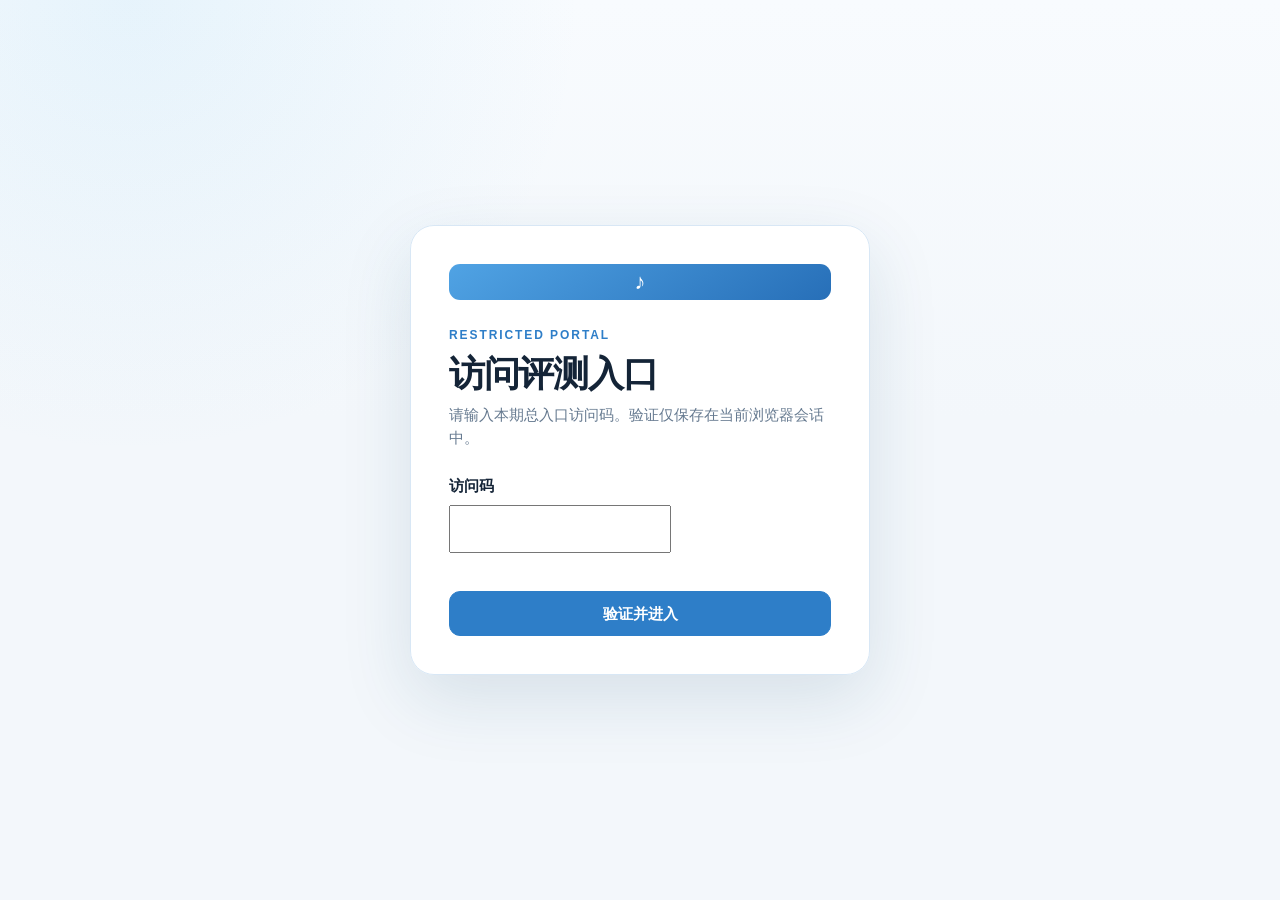
<file: index.html>
<!doctype html>
<html lang="zh-CN">
<head>
  <meta charset="utf-8">
  <meta name="viewport" content="width=device-width,initial-scale=1">
  <meta name="color-scheme" content="light">
  <meta name="robots" content="noindex,nofollow,noarchive">
  <title>SonicBench · 11 月评测工具</title>
  <link rel="stylesheet" href="styles.css?v=mos3-20261110">
</head>
<body class="portal-locked">
  <section id="portal-gate" class="portal-gate" aria-labelledby="portal-gate-title">
    <form id="portal-gate-form" class="portal-gate-card" autocomplete="off">
      <span class="brand-mark portal-mark brand-icon" aria-hidden="true">♪</span>
      <span class="eyebrow">RESTRICTED PORTAL</span>
      <h1 id="portal-gate-title">访问评测入口</h1>
      <p>请输入本期总入口访问码。验证仅保存在当前浏览器会话中。</p>
      <label class="field-label" for="portal-access-code">访问码</label>
      <input id="portal-access-code" type="password" inputmode="text" autocomplete="current-password" required>
      <p id="portal-gate-error" class="portal-gate-error" role="alert" aria-live="polite"></p>
      <button class="button primary portal-submit" type="submit">验证并进入</button>
    </form>
  </section>
  <main id="portal-content" class="landing shell" hidden>
    <header class="hero compact-hero">
      <span class="eyebrow">SONICBENCH · NOVEMBER</span>
      <h1>音乐生成评测工具</h1>
      <p>固定 3 模型，支持单单元格工单与 MOS 分层评分。</p>
    </header>
    <section class="entry-grid" aria-label="工具入口">
      <a class="entry-card" href="admin.html">
        <span class="entry-index">01</span>
        <h2>管理员工单生成</h2>
        <p>导入原始样本，生成脱敏工单与独立 Mapping。</p>
        <span class="entry-link">进入生成器 →</span>
      </a>
      <a class="entry-card" href="annotate.html">
        <span class="entry-index">02</span>
        <h2>标注员评测</h2>
        <p>粘贴单个工单单元格，完成三首音频的 MOS 评分。</p>
        <span class="entry-link">进入评测 →</span>
      </a>
      <a class="entry-card" href="review.html">
        <span class="entry-index">03</span>
        <h2>质检验收</h2>
        <p>粘贴结果 JSON，恢复答案并复核、修订与导出。</p>
        <span class="entry-link">进入质检 →</span>
      </a>
    </section>
  </main>
  <script src="portal-gate.js"></script>
</body>
</html>
</file>
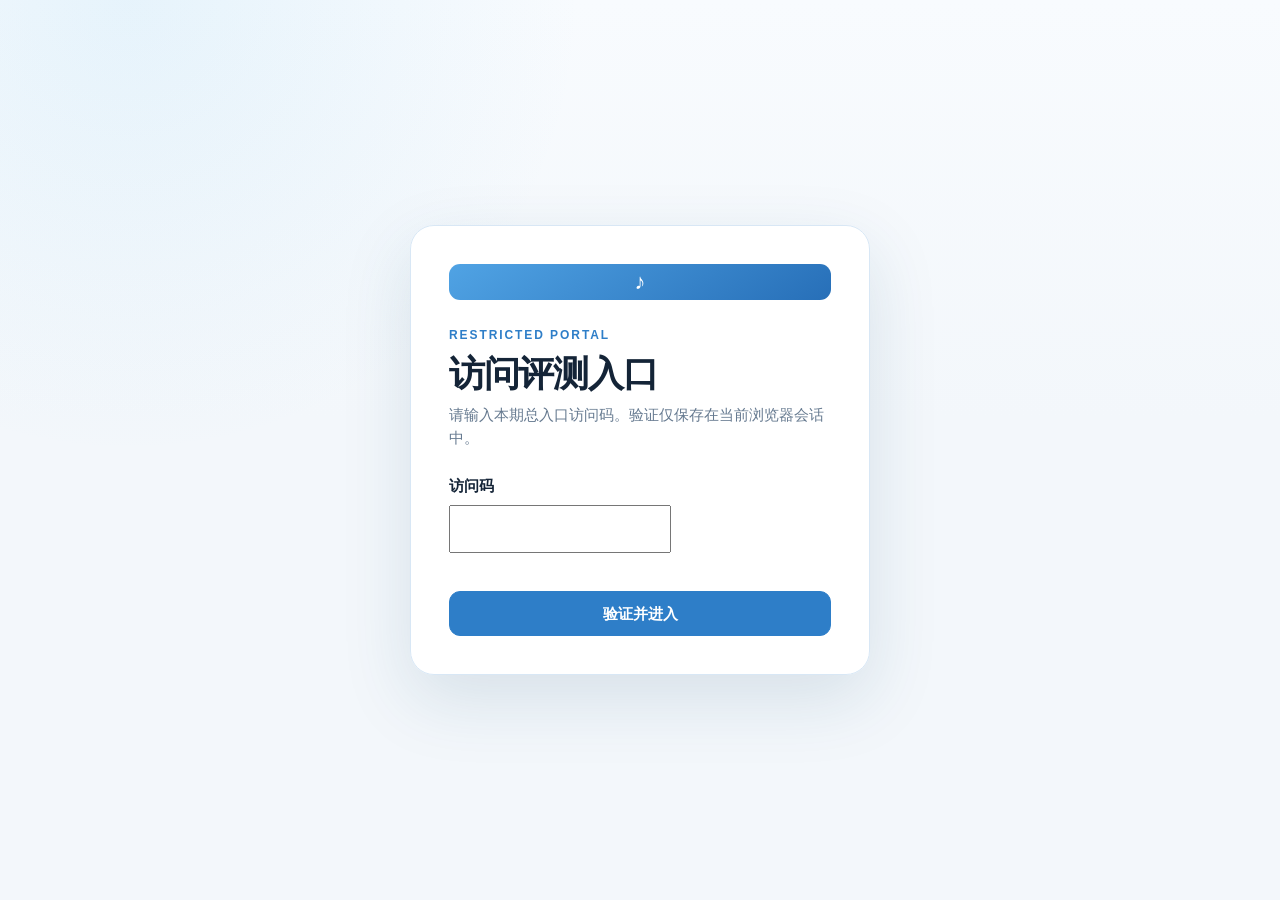
<file: clip/index.html>
<!doctype html>
<html lang="zh-CN">
<head>
  <meta charset="utf-8">
  <meta name="viewport" content="width=device-width,initial-scale=1">
  <meta name="color-scheme" content="light">
  <meta name="robots" content="noindex,nofollow,noarchive">
  <title>SonicBench · CLIP 评测工具</title>
  <link rel="stylesheet" href="styles.css?v=mos3-20261110">
</head>
<body class="portal-locked">
  <section id="portal-gate" class="portal-gate" aria-labelledby="portal-gate-title">
    <form id="portal-gate-form" class="portal-gate-card" autocomplete="off">
      <span class="brand-mark portal-mark brand-icon" aria-hidden="true">♪</span>
      <span class="eyebrow">RESTRICTED PORTAL</span>
      <h1 id="portal-gate-title">访问评测入口</h1>
      <p>请输入本期总入口访问码。验证仅保存在当前浏览器会话中。</p>
      <label class="field-label" for="portal-access-code">访问码</label>
      <input id="portal-access-code" type="password" inputmode="text" autocomplete="current-password" required>
      <p id="portal-gate-error" class="portal-gate-error" role="alert" aria-live="polite"></p>
      <button class="button primary portal-submit" type="submit">验证并进入</button>
    </form>
  </section>
  <main id="portal-content" class="landing shell" hidden>
    <header class="hero compact-hero">
      <span class="eyebrow">SONICBENCH · NOVEMBER</span>
      <h1>音乐生成评测工具</h1>
      <p>固定 3 模型，支持单单元格工单与 MOS 分层评分。</p>
    </header>
    <section class="entry-grid" aria-label="工具入口">
      <a class="entry-card" href="admin.html">
        <span class="entry-index">01</span>
        <h2>管理员工单生成</h2>
        <p>导入原始样本，生成脱敏工单与独立 Mapping。</p>
        <span class="entry-link">进入生成器 →</span>
      </a>
      <a class="entry-card" href="annotate.html">
        <span class="entry-index">02</span>
        <h2>标注员评测</h2>
        <p>粘贴单个工单单元格，完成三首音频的 MOS 评分。</p>
        <span class="entry-link">进入评测 →</span>
      </a>
      <a class="entry-card" href="review.html">
        <span class="entry-index">03</span>
        <h2>质检验收</h2>
        <p>粘贴结果 JSON，恢复答案并复核、修订与导出。</p>
        <span class="entry-link">进入质检 →</span>
      </a>
    </section>
  </main>
  <script src="portal-gate.js"></script>
</body>
</html>
</file>
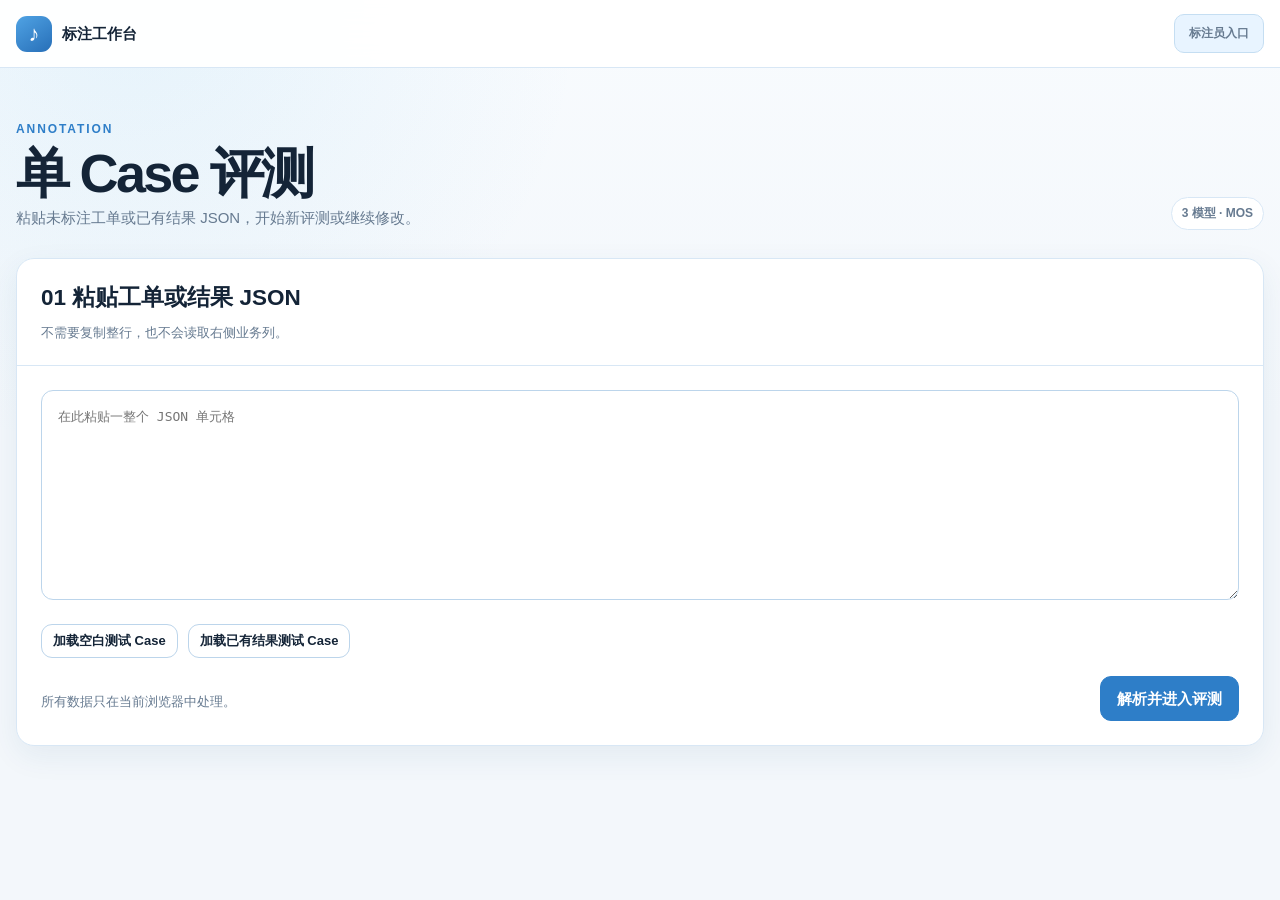
<file: annotate.html>
<!doctype html>
<html lang="zh-CN">
<head>
  <meta charset="utf-8">
  <meta name="viewport" content="width=device-width,initial-scale=1">
  <meta name="color-scheme" content="light">
  <meta name="robots" content="noindex,nofollow,noarchive">
  <title>SonicBench · 标注员评测</title>
  <link rel="stylesheet" href="styles.css?v=mos3-20261110">
</head>
<body data-mode="annotate">
  <nav class="topbar">
    <a class="brand" href="annotate.html" data-home-link aria-label="返回标注员首页"><span class="brand-mark brand-icon" aria-hidden="true">♪</span><span>标注工作台</span></a>
    <div class="topbar-links"><a class="role-chip" href="annotate.html" data-home-link>标注员入口</a></div>
  </nav>
  <main id="evaluation-app" class="shell page-shell"></main>
  <div id="toast" class="toast" role="status" aria-live="polite"></div>
  <script src="rubric-data.js?v=mos3-20261110"></script>
  <script src="shared.js?v=mos3-20261110"></script>
  <script src="demo-data.js?v=mos3-20261110"></script>
  <script src="evaluation.js?v=mos3-20261110"></script>
</body>
</html>
</file>
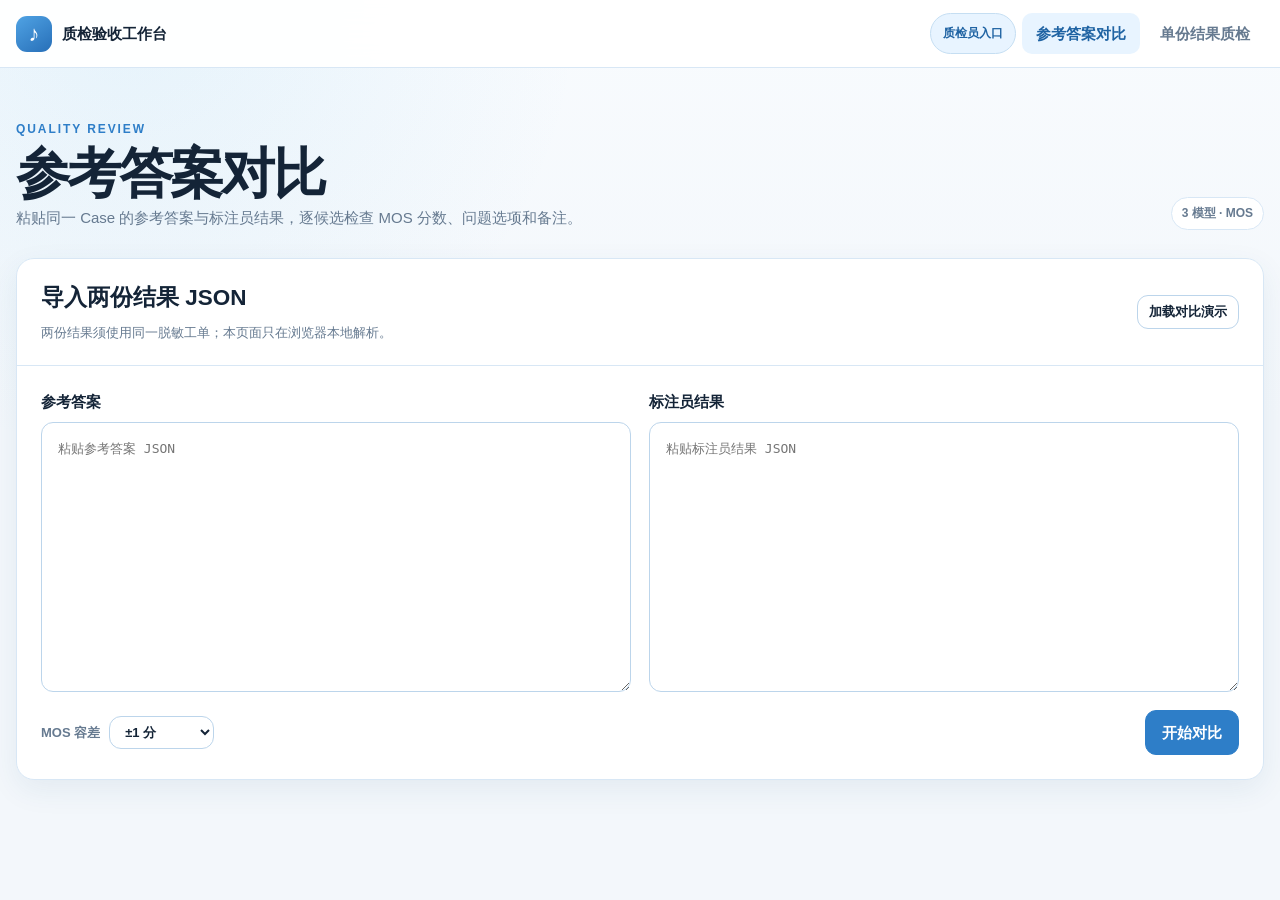
<file: compare.html>
<!doctype html>
<html lang="zh-CN">
<head>
  <meta charset="utf-8">
  <meta name="viewport" content="width=device-width,initial-scale=1">
  <meta name="color-scheme" content="light">
  <meta name="robots" content="noindex,nofollow,noarchive">
  <title>SonicBench · 参考答案对比</title>
  <link rel="stylesheet" href="styles.css?v=mos3-compare-20261113">
  <link rel="stylesheet" href="compare.css?v=mos3-compare-20261113">
</head>
<body>
  <nav class="topbar">
    <a class="brand" href="review.html"><span class="brand-mark brand-icon" aria-hidden="true">♪</span><span>质检验收工作台</span></a>
    <div class="topbar-links"><span class="role-chip">质检员入口</span><a class="active" href="compare.html">参考答案对比</a><a href="review.html">单份结果质检</a></div>
  </nav>
  <main id="comparison-app" class="shell page-shell"></main>
  <div id="toast" class="toast" role="status" aria-live="polite"></div>
  <script src="rubric-data.js?v=mos3-20261110"></script>
  <script src="shared.js?v=mos3-20261110"></script>
  <script src="demo-data.js?v=mos3-20261110"></script>
  <script src="compare.js?v=mos3-compare-20261113"></script>
</body>
</html>
</file>
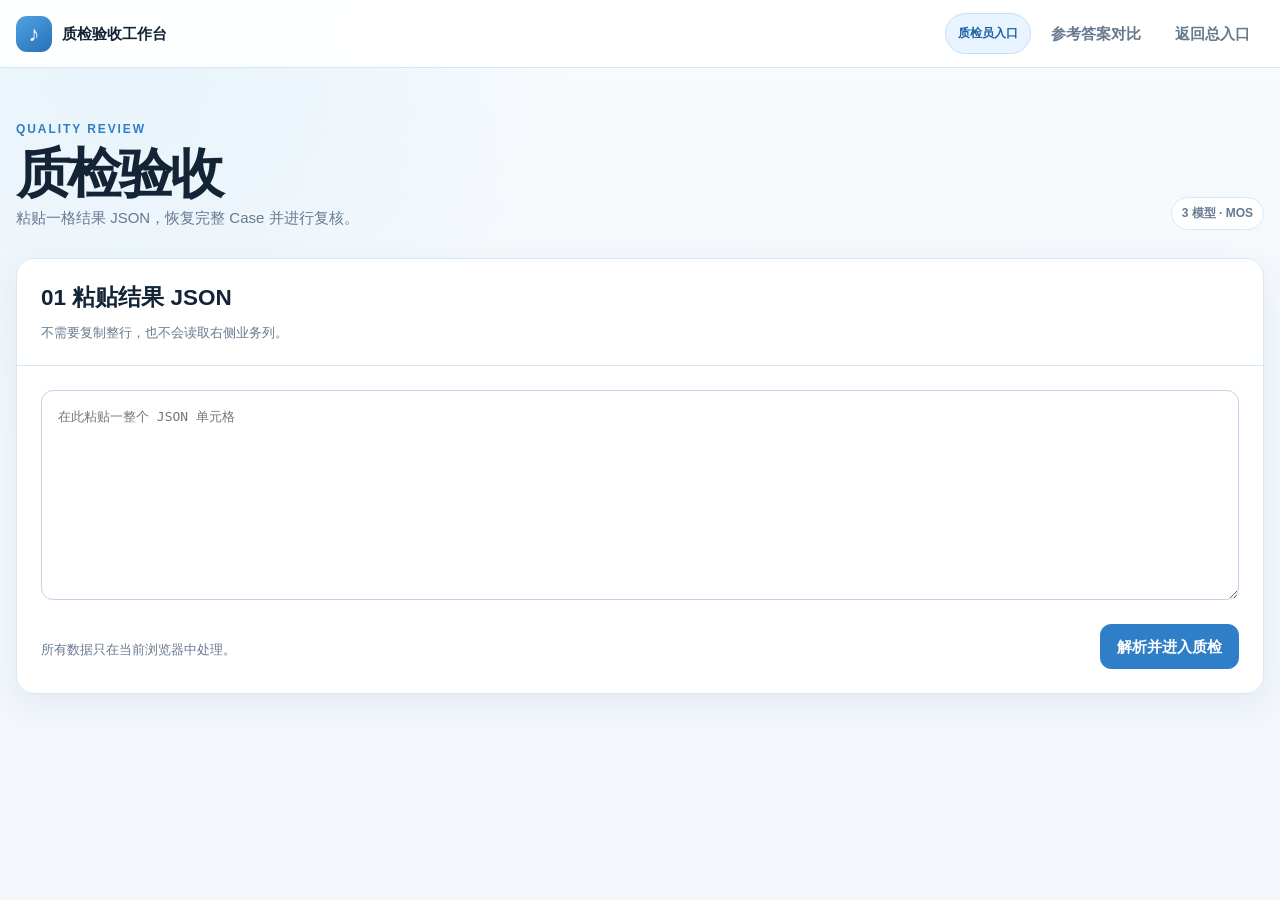
<file: review.html>
<!doctype html>
<html lang="zh-CN">
<head>
  <meta charset="utf-8">
  <meta name="viewport" content="width=device-width,initial-scale=1">
  <meta name="color-scheme" content="light">
  <meta name="robots" content="noindex,nofollow,noarchive">
  <title>SonicBench · 质检验收</title>
  <link rel="stylesheet" href="styles.css?v=mos3-20261110">
</head>
<body data-mode="review">
  <nav class="topbar">
    <a class="brand" href="index.html"><span class="brand-mark brand-icon" aria-hidden="true">♪</span><span>质检验收工作台</span></a>
    <div class="topbar-links"><span class="role-chip">质检员入口</span><a href="compare.html">参考答案对比</a><a href="index.html">返回总入口</a></div>
  </nav>
  <main id="evaluation-app" class="shell page-shell"></main>
  <div id="toast" class="toast" role="status" aria-live="polite"></div>
  <script src="rubric-data.js?v=mos3-20261110"></script>
  <script src="shared.js?v=mos3-20261110"></script>
  <script src="evaluation.js?v=mos3-20261110"></script>
</body>
</html>
</file>
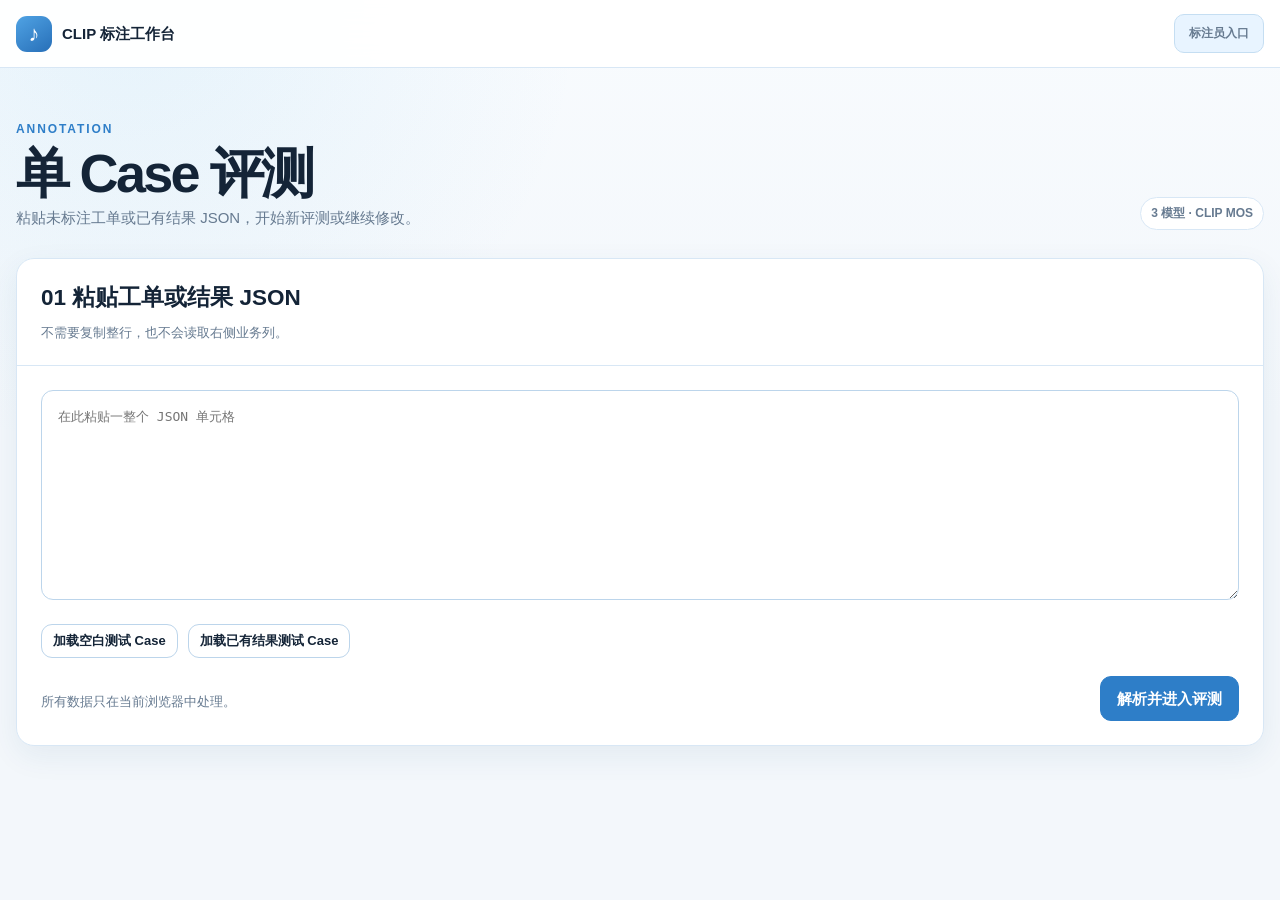
<file: clip/annotate.html>
<!doctype html>
<html lang="zh-CN">
<head>
  <meta charset="utf-8">
  <meta name="viewport" content="width=device-width,initial-scale=1">
  <meta name="color-scheme" content="light">
  <meta name="robots" content="noindex,nofollow,noarchive">
  <title>SonicBench · 标注员评测</title>
  <link rel="stylesheet" href="styles.css?v=mos3-20261110">
</head>
<body data-mode="annotate">
  <nav class="topbar">
    <a class="brand" href="annotate.html" data-home-link aria-label="返回标注员首页"><span class="brand-mark brand-icon" aria-hidden="true">♪</span><span>CLIP 标注工作台</span></a>
    <div class="topbar-links"><a class="role-chip" href="annotate.html" data-home-link>标注员入口</a></div>
  </nav>
  <main id="evaluation-app" class="shell page-shell"></main>
  <div id="toast" class="toast" role="status" aria-live="polite"></div>
  <script src="rubric-data.js?v=clip-20261125b"></script>
  <script src="shared.js?v=mos3-20261110"></script>
  <script src="demo-data.js?v=mos3-20261110"></script>
  <script src="evaluation.js?v=clip-20261125b"></script>
</body>
</html>
</file>
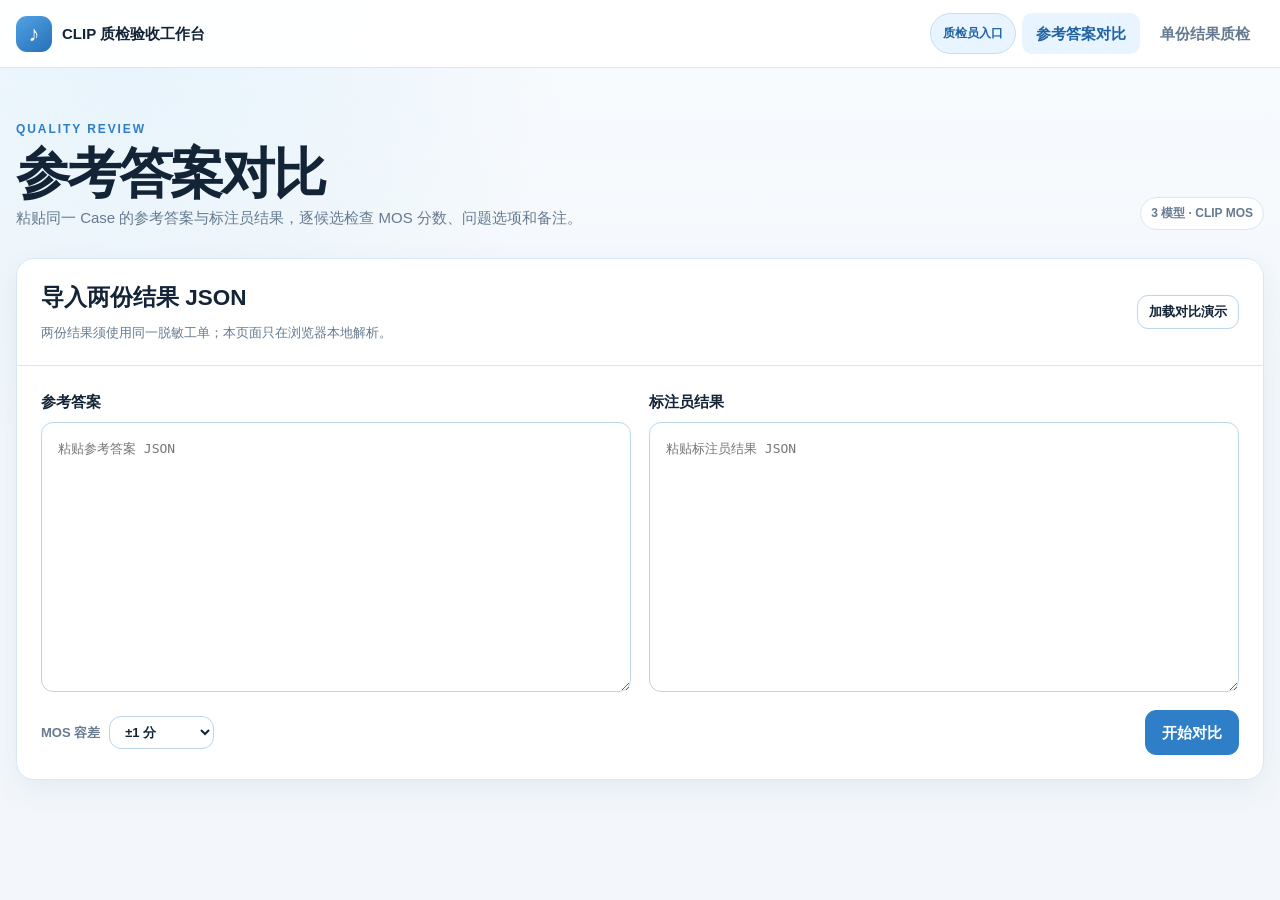
<file: clip/compare.html>
<!doctype html>
<html lang="zh-CN">
<head>
  <meta charset="utf-8">
  <meta name="viewport" content="width=device-width,initial-scale=1">
  <meta name="color-scheme" content="light">
  <meta name="robots" content="noindex,nofollow,noarchive">
  <title>SonicBench · 参考答案对比</title>
  <link rel="stylesheet" href="styles.css?v=mos3-compare-20261113">
  <link rel="stylesheet" href="compare.css?v=mos3-compare-20261113">
</head>
<body>
  <nav class="topbar">
    <a class="brand" href="review.html"><span class="brand-mark brand-icon" aria-hidden="true">♪</span><span>CLIP 质检验收工作台</span></a>
    <div class="topbar-links"><span class="role-chip">质检员入口</span><a class="active" href="compare.html">参考答案对比</a><a href="review.html">单份结果质检</a></div>
  </nav>
  <main id="comparison-app" class="shell page-shell"></main>
  <div id="toast" class="toast" role="status" aria-live="polite"></div>
  <script src="rubric-data.js?v=clip-20261125b"></script>
  <script src="shared.js?v=mos3-20261110"></script>
  <script src="demo-data.js?v=mos3-20261110"></script>
  <script src="compare.js?v=clip-20261125"></script>
</body>
</html>
</file>
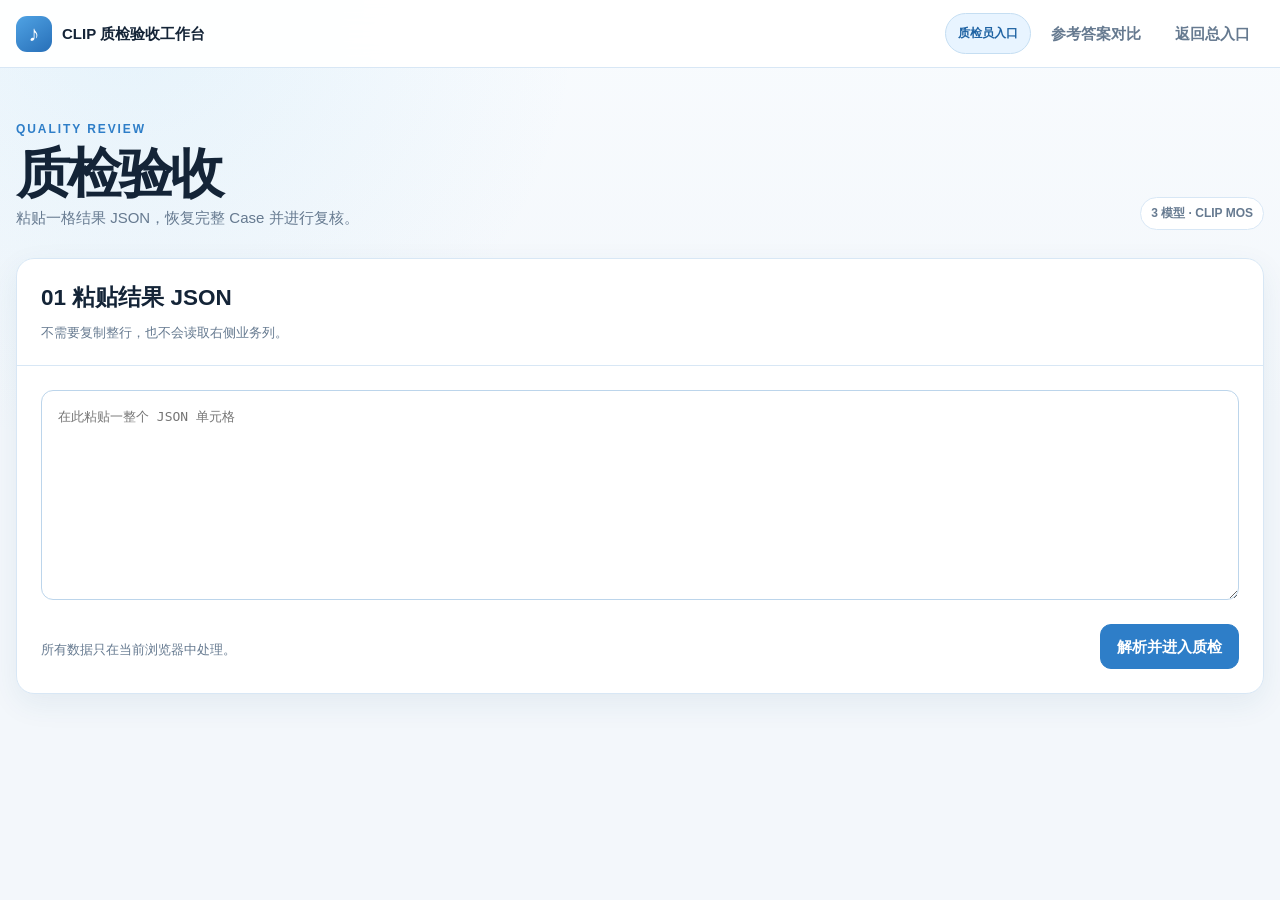
<file: clip/review.html>
<!doctype html>
<html lang="zh-CN">
<head>
  <meta charset="utf-8">
  <meta name="viewport" content="width=device-width,initial-scale=1">
  <meta name="color-scheme" content="light">
  <meta name="robots" content="noindex,nofollow,noarchive">
  <title>SonicBench · 质检验收</title>
  <link rel="stylesheet" href="styles.css?v=mos3-20261110">
</head>
<body data-mode="review">
  <nav class="topbar">
    <a class="brand" href="index.html"><span class="brand-mark brand-icon" aria-hidden="true">♪</span><span>CLIP 质检验收工作台</span></a>
    <div class="topbar-links"><span class="role-chip">质检员入口</span><a href="compare.html">参考答案对比</a><a href="index.html">返回总入口</a></div>
  </nav>
  <main id="evaluation-app" class="shell page-shell"></main>
  <div id="toast" class="toast" role="status" aria-live="polite"></div>
  <script src="rubric-data.js?v=clip-20261125b"></script>
  <script src="shared.js?v=mos3-20261110"></script>
  <script src="evaluation.js?v=clip-20261125b"></script>
</body>
</html>
</file>
<file: styles.css>
:root {
  --bg: #f3f7fb;
  --panel: #ffffff;
  --panel-soft: #f7fbff;
  --line: #d8e7f5;
  --line-strong: #bcd5eb;
  --ink: #142437;
  --muted: #667a90;
  --primary: #2e7ec8;
  --primary-dark: #1f63a3;
  --primary-soft: #e8f4ff;
  --cyan: #188eaa;
  --success: #16815c;
  --success-soft: #e9f8f1;
  --warning: #a76308;
  --warning-soft: #fff7e8;
  --danger: #c83d4e;
  --danger-soft: #fff0f2;
  --shadow: 0 10px 30px rgba(30, 78, 116, .075);
  --radius: 18px;
  --font: Inter, ui-sans-serif, -apple-system, BlinkMacSystemFont, "Segoe UI", "PingFang SC", "Microsoft YaHei", sans-serif;
}

* { box-sizing: border-box; }
html { scroll-behavior: smooth; }
body { margin: 0; color: var(--ink); background: var(--bg); font-family: var(--font); font-size: 15px; line-height: 1.55; }
button, textarea, input, select { font: inherit; }
button, a { -webkit-tap-highlight-color: transparent; }
a { color: inherit; text-decoration: none; }

body::before {
  content: "";
  position: fixed;
  inset: 0;
  z-index: -1;
  background:
    radial-gradient(circle at 10% 0%, rgba(111, 192, 235, .13), transparent 31%),
    linear-gradient(180deg, #f8fbfe 0, var(--bg) 420px);
}

.shell { width: min(1680px, calc(100% - 32px)); margin: 0 auto; }
.page-shell { padding: 48px 0 96px; }
.topbar { position: sticky; top: 0; z-index: 60; display: flex; align-items: center; justify-content: space-between; gap: 24px; min-height: 68px; padding: 0 max(16px, calc((100vw - 1680px) / 2)); background: rgba(255,255,255,.94); border-bottom: 1px solid var(--line); backdrop-filter: blur(16px); }
.brand { display: flex; align-items: center; gap: 10px; font-weight: 750; }
.brand-mark { display: grid; place-items: center; min-width: 36px; height: 36px; padding: 0 8px; border-radius: 11px; color: white; background: linear-gradient(145deg, #50a3e4, #276fb8); font-size: 13px; letter-spacing: .04em; }
.brand-icon { font-size: 22px; font-family: Georgia, "Times New Roman", serif; line-height: 1; letter-spacing: 0; }
.topbar-links { display: flex; gap: 6px; }
.topbar-links a { padding: 9px 14px; border-radius: 10px; color: var(--muted); font-weight: 650; }
.topbar-links a:hover, .topbar-links a.active { color: var(--primary-dark); background: var(--primary-soft); }
.role-chip { display: inline-flex; align-items: center; padding: 8px 12px; border: 1px solid #c5def2; border-radius: 999px; color: var(--primary-dark); background: var(--primary-soft); font-size: 12px; font-weight: 760; }

.portal-locked { overflow: hidden; }
.portal-gate { min-height: 100vh; display: grid; place-items: center; padding: 24px; }
.portal-gate[hidden] { display: none; }
.portal-gate-card { width: min(460px, 100%); padding: 38px; border: 1px solid var(--line); border-radius: 24px; background: rgba(255,255,255,.96); box-shadow: 0 24px 70px rgba(27,74,110,.13); }
.portal-mark { margin-bottom: 22px; }
.portal-gate-card h1 { margin: 10px 0 10px; font-size: 36px; letter-spacing: -.035em; }
.portal-gate-card > p { margin: 0 0 24px; color: var(--muted); }
.portal-gate-card input { height: 48px; padding: 0 14px; }
.portal-submit { width: 100%; margin-top: 8px; }
.portal-gate-error { min-height: 22px; margin: 8px 0 0 !important; color: var(--danger) !important; font-size: 13px; }

.hero { padding: 52px 0 34px; }
.compact-hero { text-align: center; padding-top: 14vh; }
.eyebrow { display: inline-block; color: var(--primary); font-size: 12px; font-weight: 800; letter-spacing: .16em; }
h1 { margin: 12px 0 14px; font-size: clamp(36px, 6vw, 68px); line-height: 1.06; letter-spacing: -.05em; }
.hero h1 { max-width: 920px; }
.compact-hero h1 { margin-inline: auto; }
.hero p { max-width: 760px; margin: 0; color: var(--muted); font-size: 18px; }
.compact-hero p { margin-inline: auto; }
.entry-grid { display: grid; grid-template-columns: repeat(3, 1fr); gap: 18px; padding: 40px 0 80px; }
.entry-card { min-height: 250px; padding: 28px; border: 1px solid var(--line); border-radius: 22px; background: rgba(255,255,255,.88); box-shadow: var(--shadow); transition: transform .18s, border-color .18s; }
.entry-card:hover { transform: translateY(-4px); border-color: var(--line-strong); }
.entry-index, .step-index { display: inline-grid; place-items: center; min-width: 36px; height: 36px; padding: 0 9px; color: var(--primary-dark); background: var(--primary-soft); border-radius: 10px; font-weight: 800; }
.entry-card h2 { margin: 38px 0 8px; font-size: 24px; }
.entry-card p { min-height: 50px; margin: 0; color: var(--muted); }
.entry-link { display: inline-block; margin-top: 26px; color: var(--primary); font-weight: 750; }

.page-heading { display: flex; align-items: flex-end; justify-content: space-between; gap: 24px; margin-bottom: 28px; }
.page-heading h1 { margin: 6px 0 4px; font-size: clamp(34px, 5vw, 54px); }
.page-heading p { margin: 0; color: var(--muted); }
.badge { display: inline-flex; align-items: center; gap: 7px; padding: 6px 10px; border: 1px solid var(--line); border-radius: 999px; background: white; color: var(--muted); font-size: 12px; font-weight: 700; }
.badge.vocal { color: var(--primary-dark); background: var(--primary-soft); border-color: #bfdcf3; }
.badge.non-vocal { color: #49657a; background: #edf4f7; }

.card { background: var(--panel); border: 1px solid var(--line); border-radius: var(--radius); box-shadow: var(--shadow); }
.card + .card { margin-top: 20px; }
.card-header { display: flex; align-items: center; justify-content: space-between; gap: 18px; padding: 22px 24px; border-bottom: 1px solid var(--line); }
.card-header h2, .card-header h3 { margin: 0; }
.card-body { padding: 24px; }
.section-title { display: flex; align-items: center; gap: 12px; margin-bottom: 18px; }
.section-title h2 { margin: 0; font-size: 21px; }
.section-title p { margin: 2px 0 0; color: var(--muted); }

.input-tabs { display: flex; gap: 6px; padding: 5px; border: 1px solid var(--line); border-radius: 13px; background: var(--panel-soft); }
.input-tab { flex: 1; border: 0; border-radius: 9px; padding: 10px 14px; color: var(--muted); background: transparent; cursor: pointer; font-weight: 700; }
.input-tab.active { color: var(--primary-dark); background: white; box-shadow: 0 4px 16px rgba(35,87,127,.09); }
textarea, input[type="text"], input[type="number"], select { width: 100%; border: 1px solid var(--line-strong); border-radius: 12px; color: var(--ink); background: white; outline: none; transition: border-color .15s, box-shadow .15s; }
textarea:not(.note-input) { min-height: 210px; padding: 16px; resize: vertical; line-height: 1.55; }
textarea:focus, input:focus, select:focus { border-color: #75add8; box-shadow: 0 0 0 4px rgba(75,152,211,.12); }
.code-input { font-family: ui-monospace, SFMono-Regular, Menlo, Consolas, monospace; font-size: 13px; }
.field-label { display: block; margin-bottom: 8px; font-weight: 720; }
.field-help { margin: 7px 0 0; color: var(--muted); font-size: 13px; }
.file-drop { display: grid; place-items: center; min-height: 170px; padding: 28px; border: 1.5px dashed var(--line-strong); border-radius: 14px; background: var(--panel-soft); text-align: center; }
.file-drop input { max-width: 360px; }
.toolbar { display: flex; align-items: center; flex-wrap: wrap; gap: 10px; margin-top: 18px; }
.toolbar.split { justify-content: space-between; }
.button { display: inline-flex; align-items: center; justify-content: center; gap: 8px; min-height: 42px; padding: 10px 16px; border: 1px solid var(--line-strong); border-radius: 11px; background: white; color: var(--ink); cursor: pointer; font-weight: 720; transition: transform .12s, border-color .15s, background .15s; }
.button:hover { border-color: #8db8da; transform: translateY(-1px); }
.button.primary { color: white; border-color: var(--primary); background: var(--primary); }
.button.primary:hover { background: var(--primary-dark); }
.button.soft { color: var(--primary-dark); border-color: #c5def2; background: var(--primary-soft); }
.button.danger { color: var(--danger); border-color: #f0c1c8; background: var(--danger-soft); }
.button:disabled { opacity: .45; cursor: not-allowed; transform: none; }
.button.small { min-height: 34px; padding: 6px 11px; font-size: 13px; }

.alert { margin: 16px 0; padding: 14px 16px; border: 1px solid var(--line); border-radius: 12px; background: var(--panel-soft); }
.alert strong { display: block; margin-bottom: 4px; }
.alert.error { color: #8f2634; border-color: #f0bec5; background: var(--danger-soft); }
.alert.warning { color: #7c4d0b; border-color: #eed3a5; background: var(--warning-soft); }
.alert.success { color: #116343; border-color: #b8e3d0; background: var(--success-soft); }
.alert ul { margin: 8px 0 0; padding-left: 20px; }
.toast { position: fixed; right: 24px; bottom: 24px; z-index: 100; max-width: 420px; padding: 13px 16px; border-radius: 12px; color: white; background: #17364f; box-shadow: var(--shadow); opacity: 0; transform: translateY(10px); pointer-events: none; transition: .2s; }
.return-overlay { position: fixed; inset: 0; z-index: 120; display: grid; place-items: center; padding: 20px; background: rgba(20,36,55,.42); }
.return-dialog { width: min(480px, 100%); padding: 26px; border: 1px solid var(--line); border-radius: 18px; background: white; box-shadow: 0 24px 70px rgba(20,36,55,.22); }
.return-dialog h2 { margin: 0 0 12px; font-size: 22px; }
.return-dialog p { margin: 0 0 20px; color: var(--muted); line-height: 1.65; }
.return-dialog .toolbar { justify-content: flex-end; }
.toast.show { opacity: 1; transform: none; }
.toast.error { background: var(--danger); }

.resume-banner { display: flex; align-items: center; justify-content: space-between; gap: 16px; margin: -2px 0 14px; padding: 12px 16px; border: 1px solid #b8dfd1; border-radius: 13px; color: #17684f; background: #ecfaf4; }
.resume-banner > div { display: grid; gap: 2px; }
.resume-banner strong { font-size: 13px; }
.resume-banner span:not(.badge) { color: #568173; font-size: 11px; }
.local-history { margin-top: 18px; }
.history-list { display: grid; }
.history-row { display: grid; grid-template-columns: minmax(180px, 1.2fr) minmax(110px, .55fr) minmax(150px, .7fr) auto; align-items: center; gap: 14px; padding: 13px 22px; border-bottom: 1px solid var(--line); }
.history-row:last-child { border-bottom: 0; }
.history-row > div:not(.history-actions) { display: grid; min-width: 0; gap: 2px; }
.history-row strong { overflow: hidden; text-overflow: ellipsis; white-space: nowrap; font-size: 13px; }
.history-row span, .history-row time { color: var(--muted); font-size: 11px; }
.history-actions { display: flex; gap: 7px; }
.history-footnote { margin: 0; padding: 11px 22px; border-top: 1px solid var(--line); color: var(--muted); background: var(--panel-soft); font-size: 11px; }

.table-wrap { overflow: auto; border: 1px solid var(--line); border-radius: 14px; }
table { width: 100%; border-collapse: collapse; background: white; font-size: 13px; }
th, td { min-width: 120px; padding: 12px 13px; border-bottom: 1px solid var(--line); text-align: left; vertical-align: top; }
th { position: sticky; top: 0; z-index: 1; color: #496176; background: #eef6fc; font-weight: 760; }
tr:last-child td { border-bottom: 0; }
.truncate { max-width: 280px; overflow: hidden; text-overflow: ellipsis; white-space: nowrap; }
.stat-grid { display: grid; grid-template-columns: repeat(4, 1fr); gap: 12px; margin: 18px 0; }
.stat { padding: 18px; border: 1px solid var(--line); border-radius: 14px; background: var(--panel-soft); }
.stat b { display: block; font-size: 25px; }
.stat span { color: var(--muted); font-size: 12px; }

.progress-shell { position: sticky; top: 68px; z-index: 45; padding: 12px 0; background: linear-gradient(var(--bg) 70%, transparent); }
.progress-card { display: flex; align-items: center; gap: 18px; padding: 14px 18px; border: 1px solid var(--line); border-radius: 14px; background: rgba(255,255,255,.96); box-shadow: 0 8px 24px rgba(29,78,117,.08); }
.progress-copy { min-width: 170px; }
.progress-copy strong { display: block; }
.progress-copy span { color: var(--muted); font-size: 12px; }
.progress-track { flex: 1; height: 8px; overflow: hidden; border-radius: 99px; background: #e6f0f7; }
.progress-track i { display: block; height: 100%; border-radius: inherit; background: linear-gradient(90deg, #58a5dc, #2d78bd); transition: width .2s; }
.task-layout { display: grid; grid-template-columns: 290px minmax(0,1fr); gap: 18px; align-items: start; }
.task-rail { position: sticky; top: 146px; max-height: calc(100vh - 166px); overflow: auto; padding: 14px; box-shadow: 0 8px 24px rgba(30,78,116,.06); }
.rail-heading { display: flex; align-items: center; gap: 10px; padding: 5px 7px 10px; }
.rail-heading > div { min-width: 0; }
.rail-heading strong, .rail-heading small { display: block; }
.rail-heading strong { font-size: 13px; }
.rail-heading small { margin-top: 1px; color: var(--muted); font-size: 11px; }
.rail-step-number { display: grid; place-items: center; width: 28px; height: 28px; flex: 0 0 28px; border-radius: 8px; color: var(--primary-dark); background: var(--primary-soft); font-size: 12px; font-weight: 850; }
.rail-tree { position: relative; display: grid; gap: 3px; }
.rail-tree::before { content: ""; position: absolute; left: 22px; top: 7px; bottom: 7px; width: 1px; background: var(--line); }
.rail-node { position: relative; }
.rail-item { position: relative; z-index: 1; width: 100%; display: flex; align-items: center; gap: 9px; padding: 8px 9px; border: 1px solid transparent; border-radius: 9px; color: #526779; background: white; cursor: pointer; text-align: left; font-size: 13px; }
.rail-item:hover { border-color: var(--line); background: var(--panel-soft); }
.rail-item.active { color: var(--primary-dark); border-color: #bedcf2; background: var(--primary-soft); font-weight: 760; }
.rail-item.done::after { content: "✓"; margin-left: auto; color: var(--success); font-weight: 900; }
.rail-dot { display: grid; place-items: center; width: 28px; height: 28px; flex: 0 0 28px; border: 1px solid var(--line); border-radius: 8px; color: #718397; background: white; font-size: 10px; font-weight: 800; }
.rail-item.active .rail-dot { color: white; border-color: var(--primary); background: var(--primary); }
.rail-subtree { position: relative; display: grid; gap: 2px; margin: 3px 0 7px 42px; padding-left: 12px; border-left: 1px solid var(--line-strong); }
.rail-subitem { position: relative; width: 100%; padding: 6px 8px; border: 0; border-radius: 7px; color: #718397; background: transparent; cursor: pointer; text-align: left; font-size: 11px; }
.rail-subitem::before { content: ""; position: absolute; left: -16px; top: 50%; width: 7px; height: 1px; background: var(--line-strong); }
.rail-subitem:hover { color: var(--primary-dark); background: var(--panel-soft); }
.rail-subitem.active { color: var(--primary-dark); background: #eef7ff; font-weight: 760; }
.rail-subitem.done::after { content: "✓"; float: right; color: var(--success); font-weight: 900; }
.rail-divider { height: 1px; margin: 13px 5px; background: var(--line); }

.sticky-context { position: sticky; top: 134px; z-index: 35; margin-bottom: 12px; padding: 14px; border: 1px solid var(--line); border-radius: 15px; background: rgba(255,255,255,.97); box-shadow: 0 8px 22px rgba(29,78,117,.075); backdrop-filter: blur(14px); }
.audio-row { display: grid; grid-template-columns: 120px 1fr; gap: 16px; align-items: center; }
.candidate-label { color: var(--primary-dark); font-weight: 780; }
audio { width: 100%; height: 42px; }
.context-grid { display: grid; grid-template-columns: .9fr 1.6fr; gap: 9px; margin-top: 9px; }
.context-box { max-height: 76px; overflow: auto; padding: 9px 11px; border: 1px solid #e7f0f7; border-radius: 9px; background: #f8fbfd; color: #53687b; white-space: pre-wrap; font-size: 12px; }
.context-box strong { display: block; margin-bottom: 5px; color: var(--ink); }

.score-group { overflow: hidden; box-shadow: 0 6px 20px rgba(30,78,116,.05); }
.group-tabs { display: grid; grid-template-columns: repeat(5, 1fr); gap: 5px; margin-top: 9px; padding-top: 9px; border-top: 1px solid var(--line); }
.group-tab { position: relative; min-height: 36px; padding: 6px 9px; border: 0; border-radius: 8px; color: var(--muted); background: transparent; cursor: pointer; font-size: 12px; font-weight: 720; }
.group-tab:hover { color: var(--primary-dark); background: var(--panel-soft); }
.group-tab.active { color: white; background: var(--primary); }
.group-tab.done:not(.active)::after { content: "✓"; margin-left: 6px; color: var(--success); font-weight: 900; }
.group-head { display: flex; align-items: center; justify-content: space-between; padding: 15px 18px; background: #f5faff; border-bottom: 1px solid var(--line); }
.group-head h3 { margin: 0; font-size: 18px; }
.dimension-row { padding: 13px 18px; border-bottom: 1px solid var(--line); scroll-margin-top: 205px; }
.dimension-row:last-child { border-bottom: 0; }
.dimension-row.overall-dimension { background: linear-gradient(90deg, #e7f4ff 0%, #f2f9ff 62%, #edf7ff 100%); border-top: 1px solid #b9d9f1; border-bottom-color: #b9d9f1; }
.overall-dimension .dimension-name { color: #155f99; font-size: 16px; font-weight: 820; }
.overall-dimension .source-field-label { color: #2f6f9e; }
.overall-dimension .score-buttons { border-color: #c2dff3; background: rgba(255,255,255,.72); }
.dimension-top { display: grid; grid-template-columns: minmax(200px, .8fr) minmax(500px, 1.55fr); gap: 22px; align-items: center; }
.dimension-name { font-weight: 750; }
.source-field-label { margin: 0 0 5px 4px; color: var(--muted); font-size: 11px; font-weight: 720; }
.score-buttons { display: grid; grid-template-columns: repeat(6, 1fr); gap: 4px; padding: 4px; border: 1px solid #e1ebf3; border-radius: 11px; background: #f2f6f9; }
.score-buttons.no-na { grid-template-columns: repeat(5, 1fr); }
.score-button { min-height: 36px; border: 0; border-radius: 7px; color: #52677a; background: transparent; cursor: pointer; font-weight: 760; }
.score-button:hover { color: var(--primary-dark); background: white; }
.score-button.selected { color: white; border-color: var(--primary); background: var(--primary); }
.score-button.na.selected { background: #567287; border-color: #567287; }
.dimension-detail { margin-top: 10px; padding: 11px; border-radius: 10px; background: #f6faff; }
.detail-title { display: flex; justify-content: space-between; gap: 12px; margin-bottom: 9px; font-size: 13px; font-weight: 750; }
.option-list { display: flex; flex-wrap: wrap; gap: 6px; }
.option-pill { display: inline-flex; align-items: center; padding: 6px 10px; border: 1px solid var(--line-strong); border-radius: 999px; color: #50677b; background: white; cursor: pointer; font-size: 12px; line-height: 1.35; transition: .14s; }
.option-pill:hover { border-color: #7fb3da; background: #f4faff; }
.option-pill.selected { color: #185d94; border-color: #6aa9d6; background: #e4f3ff; box-shadow: inset 0 0 0 1px rgba(47,126,200,.1); }
.option-pill.selected::before { content: "✓"; margin-right: 5px; font-weight: 900; }
.option-pill input { position: absolute; width: 1px; height: 1px; overflow: hidden; opacity: 0; pointer-events: none; }
.note-input { width: 100%; height: 38px; min-height: 38px; max-height: 120px; margin-top: 8px; padding: 8px 11px; resize: vertical; line-height: 1.4; overflow-y: auto; }
.note-field { margin-top: 8px; }
.note-field > label { display: block; color: #52677a; font-size: 12px; font-weight: 720; }
.required { color: var(--danger); }
.field-error { box-shadow: inset 3px 0 0 var(--danger); background: linear-gradient(90deg, rgba(255,240,242,.75), transparent 32%); }

.ranking-intro { padding: 16px; border: 1px solid var(--line); border-radius: 13px; background: var(--primary-soft); color: #315c7e; }
.ranking-card { padding: 18px; border: 1px solid var(--line); border-radius: 15px; background: white; }
.ranking-card + .ranking-card { margin-top: 13px; }
.ranking-head { display: flex; align-items: center; justify-content: space-between; gap: 16px; margin-bottom: 12px; }
.ranking-head h3 { margin: 0; }
.rank-direction { display: flex; align-items: center; gap: 10px; margin-bottom: 8px; color: var(--muted); font-size: 11px; font-weight: 720; }
.rank-direction i { flex: 1; height: 1px; background: linear-gradient(90deg, #68a9d9, #d6e6f2); }
.rank-list { display: flex; gap: 8px; overflow-x: auto; padding: 2px 1px 6px; }
.rank-row { position: relative; display: grid; grid-template-columns: 22px minmax(96px, 1fr); align-items: center; gap: 8px; min-width: 0; flex: 1 1 0; padding: 12px; border: 1px solid var(--line); border-radius: 11px; background: var(--panel-soft); cursor: grab; user-select: none; transition: border-color .15s, box-shadow .15s, opacity .15s, transform .15s; }
.rank-row:hover { border-color: #a8cce7; box-shadow: 0 5px 14px rgba(34,88,128,.07); }
.rank-row:active { cursor: grabbing; }
.rank-row.dragging { opacity: .45; border-color: var(--primary); box-shadow: 0 8px 20px rgba(46,126,200,.16); transform: scale(.995); }
.rank-list.is-dragging .rank-row:not(.dragging):hover { border-color: var(--line); box-shadow: none; }
.rank-row.insert-before::before, .rank-row.insert-after::after { content: ""; position: absolute; top: 6px; bottom: 6px; z-index: 4; width: 3px; border-radius: 99px; background: var(--primary); box-shadow: 0 0 0 3px rgba(46,126,200,.12); pointer-events: none; }
.rank-row.insert-before::before { left: -6px; }
.rank-row.insert-after::after { right: -6px; }
.rank-row.insert-before .drag-handle::before, .rank-row.insert-after .drag-handle::before { content: "松手插入"; position: absolute; top: -24px; z-index: 5; padding: 3px 6px; border-radius: 5px; color: white; background: var(--primary); font-size: 10px; font-weight: 700; white-space: nowrap; pointer-events: none; }
.rank-row.insert-before .drag-handle::before { left: -10px; transform: translateX(-50%); }
.rank-row.insert-after .drag-handle::before { right: -10px; transform: translateX(50%); }
.drag-handle { display: grid; gap: 3px; width: 22px; padding: 7px 4px; border-radius: 6px; cursor: grab; }
.drag-handle:hover { background: #e8f3fb; }
.drag-handle i { display: block; height: 2px; border-radius: 99px; background: #8aa2b5; pointer-events: none; }
.rank-number { display: grid; place-items: center; width: 34px; height: 34px; border-radius: 9px; color: var(--primary-dark); background: white; border: 1px solid var(--line); font-weight: 850; }
.rank-label { font-weight: 720; }
.rank-controls { display: flex; gap: 5px; }
.icon-button { width: 34px; height: 34px; border: 1px solid var(--line-strong); border-radius: 9px; background: white; cursor: pointer; }
.score-peek { display: none; margin-left: 8px; padding: 3px 8px; border-radius: 999px; color: #365b76; background: #e1f1fb; font-size: 12px; }
.ranking-revealed .score-peek { display: inline-block; }
.conflict-card { margin-top: 14px; padding: 15px; border: 1px solid #efb7c0; border-radius: 12px; background: var(--danger-soft); }
.conflict-card h4 { margin: 0 0 8px; color: #952c3a; }
.conflict-card ul { margin: 0; padding-left: 20px; }
.conflict-card.tie-card { border-color: #e6c47d; background: #fff9ea; }
.conflict-card.tie-card h4 { color: #7c4d0b; }
.field-label.required { color: #a52f3f; }
.ranking-note.input-error { border-color: #d85c6c; box-shadow: 0 0 0 3px rgba(216, 92, 108, .12); }
.ranking-note { min-height: 76px; margin-top: 10px; }

.footer-actions { position: sticky; bottom: 0; z-index: 40; display: flex; align-items: center; justify-content: space-between; gap: 16px; margin-top: 18px; padding: 14px 16px; border: 1px solid var(--line); border-radius: 14px; background: rgba(255,255,255,.96); box-shadow: 0 -8px 26px rgba(29,78,117,.09); backdrop-filter: blur(12px); }
.footer-actions .status { color: var(--muted); font-size: 13px; }
.result-output { min-height: 260px; }
.char-meter { display: flex; justify-content: space-between; gap: 16px; margin: 8px 0 0; color: var(--muted); font-size: 13px; }
.char-meter.warning { color: var(--warning); }
.char-meter.danger { color: var(--danger); font-weight: 700; }

@media (max-width: 1180px) {
  .task-layout { grid-template-columns: 240px minmax(0,1fr); }
  .dimension-top { grid-template-columns: minmax(150px, .7fr) minmax(0, 1.5fr); gap: 14px; }
}

@media (max-width: 900px) {
  .entry-grid, .task-layout, .context-grid { grid-template-columns: 1fr; }
  .entry-grid { max-width: 620px; margin: auto; }
  .task-rail { position: static; max-height: none; }
  .sticky-context { top: 128px; }
  .dimension-top { grid-template-columns: 1fr; }
  .group-tabs { grid-template-columns: repeat(3, 1fr); }
  .stat-grid { grid-template-columns: repeat(2,1fr); }
  .rank-row { flex: 0 0 220px; }
  .history-row { grid-template-columns: minmax(0,1fr) auto; }
  .history-row time { grid-column: 1; }
  .history-actions { grid-column: 2; grid-row: 1 / span 2; flex-direction: column; }
}

@media (max-width: 620px) {
  .shell { width: min(100% - 24px, 1680px); }
  .topbar { padding-inline: 12px; }
  .topbar-links a { padding: 8px 9px; font-size: 13px; }
  .brand > span:last-child { display: none; }
  .page-shell { padding-top: 30px; }
  .page-heading { align-items: flex-start; flex-direction: column; }
  .card-body, .card-header { padding: 18px; }
  .score-buttons { grid-template-columns: repeat(3,1fr); }
  .group-tabs { grid-template-columns: repeat(2, 1fr); }
  .dimension-row { padding: 15px; }
  .audio-row { grid-template-columns: 1fr; }
  .progress-copy { min-width: 0; }
  .progress-card { align-items: flex-start; flex-direction: column; }
  .progress-track { width: 100%; }
  .footer-actions { align-items: stretch; flex-direction: column; }
  .footer-actions .button { width: 100%; }
  .resume-banner { align-items: flex-start; flex-direction: column; }
  .history-row { grid-template-columns: 1fr; }
  .history-row time, .history-actions { grid-column: 1; grid-row: auto; }
  .history-actions { flex-direction: row; }
}
</file>
<file: clip/styles.css>
:root {
  --bg: #f3f7fb;
  --panel: #ffffff;
  --panel-soft: #f7fbff;
  --line: #d8e7f5;
  --line-strong: #bcd5eb;
  --ink: #142437;
  --muted: #667a90;
  --primary: #2e7ec8;
  --primary-dark: #1f63a3;
  --primary-soft: #e8f4ff;
  --cyan: #188eaa;
  --success: #16815c;
  --success-soft: #e9f8f1;
  --warning: #a76308;
  --warning-soft: #fff7e8;
  --danger: #c83d4e;
  --danger-soft: #fff0f2;
  --shadow: 0 10px 30px rgba(30, 78, 116, .075);
  --radius: 18px;
  --font: Inter, ui-sans-serif, -apple-system, BlinkMacSystemFont, "Segoe UI", "PingFang SC", "Microsoft YaHei", sans-serif;
}

* { box-sizing: border-box; }
html { scroll-behavior: smooth; }
body { margin: 0; color: var(--ink); background: var(--bg); font-family: var(--font); font-size: 15px; line-height: 1.55; }
button, textarea, input, select { font: inherit; }
button, a { -webkit-tap-highlight-color: transparent; }
a { color: inherit; text-decoration: none; }

body::before {
  content: "";
  position: fixed;
  inset: 0;
  z-index: -1;
  background:
    radial-gradient(circle at 10% 0%, rgba(111, 192, 235, .13), transparent 31%),
    linear-gradient(180deg, #f8fbfe 0, var(--bg) 420px);
}

.shell { width: min(1680px, calc(100% - 32px)); margin: 0 auto; }
.page-shell { padding: 48px 0 96px; }
.topbar { position: sticky; top: 0; z-index: 60; display: flex; align-items: center; justify-content: space-between; gap: 24px; min-height: 68px; padding: 0 max(16px, calc((100vw - 1680px) / 2)); background: rgba(255,255,255,.94); border-bottom: 1px solid var(--line); backdrop-filter: blur(16px); }
.brand { display: flex; align-items: center; gap: 10px; font-weight: 750; }
.brand-mark { display: grid; place-items: center; min-width: 36px; height: 36px; padding: 0 8px; border-radius: 11px; color: white; background: linear-gradient(145deg, #50a3e4, #276fb8); font-size: 13px; letter-spacing: .04em; }
.brand-icon { font-size: 22px; font-family: Georgia, "Times New Roman", serif; line-height: 1; letter-spacing: 0; }
.topbar-links { display: flex; gap: 6px; }
.topbar-links a { padding: 9px 14px; border-radius: 10px; color: var(--muted); font-weight: 650; }
.topbar-links a:hover, .topbar-links a.active { color: var(--primary-dark); background: var(--primary-soft); }
.role-chip { display: inline-flex; align-items: center; padding: 8px 12px; border: 1px solid #c5def2; border-radius: 999px; color: var(--primary-dark); background: var(--primary-soft); font-size: 12px; font-weight: 760; }

.portal-locked { overflow: hidden; }
.portal-gate { min-height: 100vh; display: grid; place-items: center; padding: 24px; }
.portal-gate[hidden] { display: none; }
.portal-gate-card { width: min(460px, 100%); padding: 38px; border: 1px solid var(--line); border-radius: 24px; background: rgba(255,255,255,.96); box-shadow: 0 24px 70px rgba(27,74,110,.13); }
.portal-mark { margin-bottom: 22px; }
.portal-gate-card h1 { margin: 10px 0 10px; font-size: 36px; letter-spacing: -.035em; }
.portal-gate-card > p { margin: 0 0 24px; color: var(--muted); }
.portal-gate-card input { height: 48px; padding: 0 14px; }
.portal-submit { width: 100%; margin-top: 8px; }
.portal-gate-error { min-height: 22px; margin: 8px 0 0 !important; color: var(--danger) !important; font-size: 13px; }

.hero { padding: 52px 0 34px; }
.compact-hero { text-align: center; padding-top: 14vh; }
.eyebrow { display: inline-block; color: var(--primary); font-size: 12px; font-weight: 800; letter-spacing: .16em; }
h1 { margin: 12px 0 14px; font-size: clamp(36px, 6vw, 68px); line-height: 1.06; letter-spacing: -.05em; }
.hero h1 { max-width: 920px; }
.compact-hero h1 { margin-inline: auto; }
.hero p { max-width: 760px; margin: 0; color: var(--muted); font-size: 18px; }
.compact-hero p { margin-inline: auto; }
.entry-grid { display: grid; grid-template-columns: repeat(3, 1fr); gap: 18px; padding: 40px 0 80px; }
.entry-card { min-height: 250px; padding: 28px; border: 1px solid var(--line); border-radius: 22px; background: rgba(255,255,255,.88); box-shadow: var(--shadow); transition: transform .18s, border-color .18s; }
.entry-card:hover { transform: translateY(-4px); border-color: var(--line-strong); }
.entry-index, .step-index { display: inline-grid; place-items: center; min-width: 36px; height: 36px; padding: 0 9px; color: var(--primary-dark); background: var(--primary-soft); border-radius: 10px; font-weight: 800; }
.entry-card h2 { margin: 38px 0 8px; font-size: 24px; }
.entry-card p { min-height: 50px; margin: 0; color: var(--muted); }
.entry-link { display: inline-block; margin-top: 26px; color: var(--primary); font-weight: 750; }

.page-heading { display: flex; align-items: flex-end; justify-content: space-between; gap: 24px; margin-bottom: 28px; }
.page-heading h1 { margin: 6px 0 4px; font-size: clamp(34px, 5vw, 54px); }
.page-heading p { margin: 0; color: var(--muted); }
.badge { display: inline-flex; align-items: center; gap: 7px; padding: 6px 10px; border: 1px solid var(--line); border-radius: 999px; background: white; color: var(--muted); font-size: 12px; font-weight: 700; }
.badge.vocal { color: var(--primary-dark); background: var(--primary-soft); border-color: #bfdcf3; }
.badge.non-vocal { color: #49657a; background: #edf4f7; }

.card { background: var(--panel); border: 1px solid var(--line); border-radius: var(--radius); box-shadow: var(--shadow); }
.card + .card { margin-top: 20px; }
.card-header { display: flex; align-items: center; justify-content: space-between; gap: 18px; padding: 22px 24px; border-bottom: 1px solid var(--line); }
.card-header h2, .card-header h3 { margin: 0; }
.card-body { padding: 24px; }
.section-title { display: flex; align-items: center; gap: 12px; margin-bottom: 18px; }
.section-title h2 { margin: 0; font-size: 21px; }
.section-title p { margin: 2px 0 0; color: var(--muted); }

.input-tabs { display: flex; gap: 6px; padding: 5px; border: 1px solid var(--line); border-radius: 13px; background: var(--panel-soft); }
.input-tab { flex: 1; border: 0; border-radius: 9px; padding: 10px 14px; color: var(--muted); background: transparent; cursor: pointer; font-weight: 700; }
.input-tab.active { color: var(--primary-dark); background: white; box-shadow: 0 4px 16px rgba(35,87,127,.09); }
textarea, input[type="text"], input[type="number"], select { width: 100%; border: 1px solid var(--line-strong); border-radius: 12px; color: var(--ink); background: white; outline: none; transition: border-color .15s, box-shadow .15s; }
textarea:not(.note-input) { min-height: 210px; padding: 16px; resize: vertical; line-height: 1.55; }
textarea:focus, input:focus, select:focus { border-color: #75add8; box-shadow: 0 0 0 4px rgba(75,152,211,.12); }
.code-input { font-family: ui-monospace, SFMono-Regular, Menlo, Consolas, monospace; font-size: 13px; }
.field-label { display: block; margin-bottom: 8px; font-weight: 720; }
.field-help { margin: 7px 0 0; color: var(--muted); font-size: 13px; }
.file-drop { display: grid; place-items: center; min-height: 170px; padding: 28px; border: 1.5px dashed var(--line-strong); border-radius: 14px; background: var(--panel-soft); text-align: center; }
.file-drop input { max-width: 360px; }
.toolbar { display: flex; align-items: center; flex-wrap: wrap; gap: 10px; margin-top: 18px; }
.toolbar.split { justify-content: space-between; }
.button { display: inline-flex; align-items: center; justify-content: center; gap: 8px; min-height: 42px; padding: 10px 16px; border: 1px solid var(--line-strong); border-radius: 11px; background: white; color: var(--ink); cursor: pointer; font-weight: 720; transition: transform .12s, border-color .15s, background .15s; }
.button:hover { border-color: #8db8da; transform: translateY(-1px); }
.button.primary { color: white; border-color: var(--primary); background: var(--primary); }
.button.primary:hover { background: var(--primary-dark); }
.button.soft { color: var(--primary-dark); border-color: #c5def2; background: var(--primary-soft); }
.button.danger { color: var(--danger); border-color: #f0c1c8; background: var(--danger-soft); }
.button:disabled { opacity: .45; cursor: not-allowed; transform: none; }
.button.small { min-height: 34px; padding: 6px 11px; font-size: 13px; }

.alert { margin: 16px 0; padding: 14px 16px; border: 1px solid var(--line); border-radius: 12px; background: var(--panel-soft); }
.alert strong { display: block; margin-bottom: 4px; }
.alert.error { color: #8f2634; border-color: #f0bec5; background: var(--danger-soft); }
.alert.warning { color: #7c4d0b; border-color: #eed3a5; background: var(--warning-soft); }
.alert.success { color: #116343; border-color: #b8e3d0; background: var(--success-soft); }
.alert ul { margin: 8px 0 0; padding-left: 20px; }
.toast { position: fixed; right: 24px; bottom: 24px; z-index: 100; max-width: 420px; padding: 13px 16px; border-radius: 12px; color: white; background: #17364f; box-shadow: var(--shadow); opacity: 0; transform: translateY(10px); pointer-events: none; transition: .2s; }
.return-overlay { position: fixed; inset: 0; z-index: 120; display: grid; place-items: center; padding: 20px; background: rgba(20,36,55,.42); }
.return-dialog { width: min(480px, 100%); padding: 26px; border: 1px solid var(--line); border-radius: 18px; background: white; box-shadow: 0 24px 70px rgba(20,36,55,.22); }
.return-dialog h2 { margin: 0 0 12px; font-size: 22px; }
.return-dialog p { margin: 0 0 20px; color: var(--muted); line-height: 1.65; }
.return-dialog .toolbar { justify-content: flex-end; }
.toast.show { opacity: 1; transform: none; }
.toast.error { background: var(--danger); }

.resume-banner { display: flex; align-items: center; justify-content: space-between; gap: 16px; margin: -2px 0 14px; padding: 12px 16px; border: 1px solid #b8dfd1; border-radius: 13px; color: #17684f; background: #ecfaf4; }
.resume-banner > div { display: grid; gap: 2px; }
.resume-banner strong { font-size: 13px; }
.resume-banner span:not(.badge) { color: #568173; font-size: 11px; }
.local-history { margin-top: 18px; }
.history-list { display: grid; }
.history-row { display: grid; grid-template-columns: minmax(180px, 1.2fr) minmax(110px, .55fr) minmax(150px, .7fr) auto; align-items: center; gap: 14px; padding: 13px 22px; border-bottom: 1px solid var(--line); }
.history-row:last-child { border-bottom: 0; }
.history-row > div:not(.history-actions) { display: grid; min-width: 0; gap: 2px; }
.history-row strong { overflow: hidden; text-overflow: ellipsis; white-space: nowrap; font-size: 13px; }
.history-row span, .history-row time { color: var(--muted); font-size: 11px; }
.history-actions { display: flex; gap: 7px; }
.history-footnote { margin: 0; padding: 11px 22px; border-top: 1px solid var(--line); color: var(--muted); background: var(--panel-soft); font-size: 11px; }

.table-wrap { overflow: auto; border: 1px solid var(--line); border-radius: 14px; }
table { width: 100%; border-collapse: collapse; background: white; font-size: 13px; }
th, td { min-width: 120px; padding: 12px 13px; border-bottom: 1px solid var(--line); text-align: left; vertical-align: top; }
th { position: sticky; top: 0; z-index: 1; color: #496176; background: #eef6fc; font-weight: 760; }
tr:last-child td { border-bottom: 0; }
.truncate { max-width: 280px; overflow: hidden; text-overflow: ellipsis; white-space: nowrap; }
.stat-grid { display: grid; grid-template-columns: repeat(4, 1fr); gap: 12px; margin: 18px 0; }
.stat { padding: 18px; border: 1px solid var(--line); border-radius: 14px; background: var(--panel-soft); }
.stat b { display: block; font-size: 25px; }
.stat span { color: var(--muted); font-size: 12px; }

.progress-shell { position: sticky; top: 68px; z-index: 45; padding: 12px 0; background: linear-gradient(var(--bg) 70%, transparent); }
.progress-card { display: flex; align-items: center; gap: 18px; padding: 14px 18px; border: 1px solid var(--line); border-radius: 14px; background: rgba(255,255,255,.96); box-shadow: 0 8px 24px rgba(29,78,117,.08); }
.progress-copy { min-width: 170px; }
.progress-copy strong { display: block; }
.progress-copy span { color: var(--muted); font-size: 12px; }
.progress-track { flex: 1; height: 8px; overflow: hidden; border-radius: 99px; background: #e6f0f7; }
.progress-track i { display: block; height: 100%; border-radius: inherit; background: linear-gradient(90deg, #58a5dc, #2d78bd); transition: width .2s; }
.task-layout { display: grid; grid-template-columns: 290px minmax(0,1fr); gap: 18px; align-items: start; }
.task-rail { position: sticky; top: 146px; max-height: calc(100vh - 166px); overflow: auto; padding: 14px; box-shadow: 0 8px 24px rgba(30,78,116,.06); }
.rail-heading { display: flex; align-items: center; gap: 10px; padding: 5px 7px 10px; }
.rail-heading > div { min-width: 0; }
.rail-heading strong, .rail-heading small { display: block; }
.rail-heading strong { font-size: 13px; }
.rail-heading small { margin-top: 1px; color: var(--muted); font-size: 11px; }
.rail-step-number { display: grid; place-items: center; width: 28px; height: 28px; flex: 0 0 28px; border-radius: 8px; color: var(--primary-dark); background: var(--primary-soft); font-size: 12px; font-weight: 850; }
.rail-tree { position: relative; display: grid; gap: 3px; }
.rail-tree::before { content: ""; position: absolute; left: 22px; top: 7px; bottom: 7px; width: 1px; background: var(--line); }
.rail-node { position: relative; }
.rail-item { position: relative; z-index: 1; width: 100%; display: flex; align-items: center; gap: 9px; padding: 8px 9px; border: 1px solid transparent; border-radius: 9px; color: #526779; background: white; cursor: pointer; text-align: left; font-size: 13px; }
.rail-item:hover { border-color: var(--line); background: var(--panel-soft); }
.rail-item.active { color: var(--primary-dark); border-color: #bedcf2; background: var(--primary-soft); font-weight: 760; }
.rail-item.done::after { content: "✓"; margin-left: auto; color: var(--success); font-weight: 900; }
.rail-dot { display: grid; place-items: center; width: 28px; height: 28px; flex: 0 0 28px; border: 1px solid var(--line); border-radius: 8px; color: #718397; background: white; font-size: 10px; font-weight: 800; }
.rail-item.active .rail-dot { color: white; border-color: var(--primary); background: var(--primary); }
.rail-subtree { position: relative; display: grid; gap: 2px; margin: 3px 0 7px 42px; padding-left: 12px; border-left: 1px solid var(--line-strong); }
.rail-subitem { position: relative; width: 100%; padding: 6px 8px; border: 0; border-radius: 7px; color: #718397; background: transparent; cursor: pointer; text-align: left; font-size: 11px; }
.rail-subitem::before { content: ""; position: absolute; left: -16px; top: 50%; width: 7px; height: 1px; background: var(--line-strong); }
.rail-subitem:hover { color: var(--primary-dark); background: var(--panel-soft); }
.rail-subitem.active { color: var(--primary-dark); background: #eef7ff; font-weight: 760; }
.rail-subitem.done::after { content: "✓"; float: right; color: var(--success); font-weight: 900; }
.rail-divider { height: 1px; margin: 13px 5px; background: var(--line); }

.sticky-context { position: sticky; top: 134px; z-index: 35; margin-bottom: 12px; padding: 14px; border: 1px solid var(--line); border-radius: 15px; background: rgba(255,255,255,.97); box-shadow: 0 8px 22px rgba(29,78,117,.075); backdrop-filter: blur(14px); }
.audio-row { display: grid; grid-template-columns: 120px 1fr; gap: 16px; align-items: center; }
.candidate-label { color: var(--primary-dark); font-weight: 780; }
audio { width: 100%; height: 42px; }
.context-grid { display: grid; grid-template-columns: .9fr 1.6fr; gap: 9px; margin-top: 9px; }
.context-box { max-height: 76px; overflow: auto; padding: 9px 11px; border: 1px solid #e7f0f7; border-radius: 9px; background: #f8fbfd; color: #53687b; white-space: pre-wrap; font-size: 12px; }
.context-box strong { display: block; margin-bottom: 5px; color: var(--ink); }

.score-group { overflow: hidden; box-shadow: 0 6px 20px rgba(30,78,116,.05); }
.group-tabs { display: grid; grid-template-columns: repeat(5, 1fr); gap: 5px; margin-top: 9px; padding-top: 9px; border-top: 1px solid var(--line); }
.group-tab { position: relative; min-height: 36px; padding: 6px 9px; border: 0; border-radius: 8px; color: var(--muted); background: transparent; cursor: pointer; font-size: 12px; font-weight: 720; }
.group-tab:hover { color: var(--primary-dark); background: var(--panel-soft); }
.group-tab.active { color: white; background: var(--primary); }
.group-tab.done:not(.active)::after { content: "✓"; margin-left: 6px; color: var(--success); font-weight: 900; }
.group-head { display: flex; align-items: center; justify-content: space-between; padding: 15px 18px; background: #f5faff; border-bottom: 1px solid var(--line); }
.group-head h3 { margin: 0; font-size: 18px; }
.dimension-row { padding: 13px 18px; border-bottom: 1px solid var(--line); scroll-margin-top: 205px; }
.dimension-row:last-child { border-bottom: 0; }
.dimension-row.overall-dimension { background: linear-gradient(90deg, #e7f4ff 0%, #f2f9ff 62%, #edf7ff 100%); border-top: 1px solid #b9d9f1; border-bottom-color: #b9d9f1; }
.overall-dimension .dimension-name { color: #155f99; font-size: 16px; font-weight: 820; }
.overall-dimension .source-field-label { color: #2f6f9e; }
.overall-dimension .score-buttons { border-color: #c2dff3; background: rgba(255,255,255,.72); }
.dimension-top { display: grid; grid-template-columns: minmax(200px, .8fr) minmax(500px, 1.55fr); gap: 22px; align-items: center; }
.dimension-name { font-weight: 750; }
.source-field-label { margin: 0 0 5px 4px; color: var(--muted); font-size: 11px; font-weight: 720; }
.score-buttons { display: grid; grid-template-columns: repeat(6, 1fr); gap: 4px; padding: 4px; border: 1px solid #e1ebf3; border-radius: 11px; background: #f2f6f9; }
.score-buttons.no-na { grid-template-columns: repeat(5, 1fr); }
.score-button { min-height: 36px; border: 0; border-radius: 7px; color: #52677a; background: transparent; cursor: pointer; font-weight: 760; }
.score-button:hover { color: var(--primary-dark); background: white; }
.score-button.selected { color: white; border-color: var(--primary); background: var(--primary); }
.score-button.na.selected { background: #567287; border-color: #567287; }
.dimension-detail { margin-top: 10px; padding: 11px; border-radius: 10px; background: #f6faff; }
.detail-title { display: flex; justify-content: space-between; gap: 12px; margin-bottom: 9px; font-size: 13px; font-weight: 750; }
.option-list { display: flex; flex-wrap: wrap; gap: 6px; }
.option-pill { display: inline-flex; align-items: center; padding: 6px 10px; border: 1px solid var(--line-strong); border-radius: 999px; color: #50677b; background: white; cursor: pointer; font-size: 12px; line-height: 1.35; transition: .14s; }
.option-pill:hover { border-color: #7fb3da; background: #f4faff; }
.option-pill.selected { color: #185d94; border-color: #6aa9d6; background: #e4f3ff; box-shadow: inset 0 0 0 1px rgba(47,126,200,.1); }
.option-pill.selected::before { content: "✓"; margin-right: 5px; font-weight: 900; }
.option-pill input { position: absolute; width: 1px; height: 1px; overflow: hidden; opacity: 0; pointer-events: none; }
.note-input { width: 100%; height: 38px; min-height: 38px; max-height: 120px; margin-top: 8px; padding: 8px 11px; resize: vertical; line-height: 1.4; overflow-y: auto; }
.note-field { margin-top: 8px; }
.note-field > label { display: block; color: #52677a; font-size: 12px; font-weight: 720; }
.required { color: var(--danger); }
.field-error { box-shadow: inset 3px 0 0 var(--danger); background: linear-gradient(90deg, rgba(255,240,242,.75), transparent 32%); }

.ranking-intro { padding: 16px; border: 1px solid var(--line); border-radius: 13px; background: var(--primary-soft); color: #315c7e; }
.ranking-card { padding: 18px; border: 1px solid var(--line); border-radius: 15px; background: white; }
.ranking-card + .ranking-card { margin-top: 13px; }
.ranking-head { display: flex; align-items: center; justify-content: space-between; gap: 16px; margin-bottom: 12px; }
.ranking-head h3 { margin: 0; }
.rank-direction { display: flex; align-items: center; gap: 10px; margin-bottom: 8px; color: var(--muted); font-size: 11px; font-weight: 720; }
.rank-direction i { flex: 1; height: 1px; background: linear-gradient(90deg, #68a9d9, #d6e6f2); }
.rank-list { display: flex; gap: 8px; overflow-x: auto; padding: 2px 1px 6px; }
.rank-row { position: relative; display: grid; grid-template-columns: 22px minmax(96px, 1fr); align-items: center; gap: 8px; min-width: 0; flex: 1 1 0; padding: 12px; border: 1px solid var(--line); border-radius: 11px; background: var(--panel-soft); cursor: grab; user-select: none; transition: border-color .15s, box-shadow .15s, opacity .15s, transform .15s; }
.rank-row:hover { border-color: #a8cce7; box-shadow: 0 5px 14px rgba(34,88,128,.07); }
.rank-row:active { cursor: grabbing; }
.rank-row.dragging { opacity: .45; border-color: var(--primary); box-shadow: 0 8px 20px rgba(46,126,200,.16); transform: scale(.995); }
.rank-list.is-dragging .rank-row:not(.dragging):hover { border-color: var(--line); box-shadow: none; }
.rank-row.insert-before::before, .rank-row.insert-after::after { content: ""; position: absolute; top: 6px; bottom: 6px; z-index: 4; width: 3px; border-radius: 99px; background: var(--primary); box-shadow: 0 0 0 3px rgba(46,126,200,.12); pointer-events: none; }
.rank-row.insert-before::before { left: -6px; }
.rank-row.insert-after::after { right: -6px; }
.rank-row.insert-before .drag-handle::before, .rank-row.insert-after .drag-handle::before { content: "松手插入"; position: absolute; top: -24px; z-index: 5; padding: 3px 6px; border-radius: 5px; color: white; background: var(--primary); font-size: 10px; font-weight: 700; white-space: nowrap; pointer-events: none; }
.rank-row.insert-before .drag-handle::before { left: -10px; transform: translateX(-50%); }
.rank-row.insert-after .drag-handle::before { right: -10px; transform: translateX(50%); }
.drag-handle { display: grid; gap: 3px; width: 22px; padding: 7px 4px; border-radius: 6px; cursor: grab; }
.drag-handle:hover { background: #e8f3fb; }
.drag-handle i { display: block; height: 2px; border-radius: 99px; background: #8aa2b5; pointer-events: none; }
.rank-number { display: grid; place-items: center; width: 34px; height: 34px; border-radius: 9px; color: var(--primary-dark); background: white; border: 1px solid var(--line); font-weight: 850; }
.rank-label { font-weight: 720; }
.rank-controls { display: flex; gap: 5px; }
.icon-button { width: 34px; height: 34px; border: 1px solid var(--line-strong); border-radius: 9px; background: white; cursor: pointer; }
.score-peek { display: none; margin-left: 8px; padding: 3px 8px; border-radius: 999px; color: #365b76; background: #e1f1fb; font-size: 12px; }
.ranking-revealed .score-peek { display: inline-block; }
.conflict-card { margin-top: 14px; padding: 15px; border: 1px solid #efb7c0; border-radius: 12px; background: var(--danger-soft); }
.conflict-card h4 { margin: 0 0 8px; color: #952c3a; }
.conflict-card ul { margin: 0; padding-left: 20px; }
.conflict-card.tie-card { border-color: #e6c47d; background: #fff9ea; }
.conflict-card.tie-card h4 { color: #7c4d0b; }
.field-label.required { color: #a52f3f; }
.ranking-note.input-error { border-color: #d85c6c; box-shadow: 0 0 0 3px rgba(216, 92, 108, .12); }
.ranking-note { min-height: 76px; margin-top: 10px; }

.footer-actions { position: sticky; bottom: 0; z-index: 40; display: flex; align-items: center; justify-content: space-between; gap: 16px; margin-top: 18px; padding: 14px 16px; border: 1px solid var(--line); border-radius: 14px; background: rgba(255,255,255,.96); box-shadow: 0 -8px 26px rgba(29,78,117,.09); backdrop-filter: blur(12px); }
.footer-actions .status { color: var(--muted); font-size: 13px; }
.result-output { min-height: 260px; }
.char-meter { display: flex; justify-content: space-between; gap: 16px; margin: 8px 0 0; color: var(--muted); font-size: 13px; }
.char-meter.warning { color: var(--warning); }
.char-meter.danger { color: var(--danger); font-weight: 700; }

@media (max-width: 1180px) {
  .task-layout { grid-template-columns: 240px minmax(0,1fr); }
  .dimension-top { grid-template-columns: minmax(150px, .7fr) minmax(0, 1.5fr); gap: 14px; }
}

@media (max-width: 900px) {
  .entry-grid, .task-layout, .context-grid { grid-template-columns: 1fr; }
  .entry-grid { max-width: 620px; margin: auto; }
  .task-rail { position: static; max-height: none; }
  .sticky-context { top: 128px; }
  .dimension-top { grid-template-columns: 1fr; }
  .group-tabs { grid-template-columns: repeat(3, 1fr); }
  .stat-grid { grid-template-columns: repeat(2,1fr); }
  .rank-row { flex: 0 0 220px; }
  .history-row { grid-template-columns: minmax(0,1fr) auto; }
  .history-row time { grid-column: 1; }
  .history-actions { grid-column: 2; grid-row: 1 / span 2; flex-direction: column; }
}

@media (max-width: 620px) {
  .shell { width: min(100% - 24px, 1680px); }
  .topbar { padding-inline: 12px; }
  .topbar-links a { padding: 8px 9px; font-size: 13px; }
  .brand > span:last-child { display: none; }
  .page-shell { padding-top: 30px; }
  .page-heading { align-items: flex-start; flex-direction: column; }
  .card-body, .card-header { padding: 18px; }
  .score-buttons { grid-template-columns: repeat(3,1fr); }
  .group-tabs { grid-template-columns: repeat(2, 1fr); }
  .dimension-row { padding: 15px; }
  .audio-row { grid-template-columns: 1fr; }
  .progress-copy { min-width: 0; }
  .progress-card { align-items: flex-start; flex-direction: column; }
  .progress-track { width: 100%; }
  .footer-actions { align-items: stretch; flex-direction: column; }
  .footer-actions .button { width: 100%; }
  .resume-banner { align-items: flex-start; flex-direction: column; }
  .history-row { grid-template-columns: 1fr; }
  .history-row time, .history-actions { grid-column: 1; grid-row: auto; }
  .history-actions { flex-direction: row; }
}
</file>
<file: compare.css>
.compare-import-grid { display:grid; grid-template-columns:repeat(2,minmax(0,1fr)); gap:18px; }
.compare-input-label { display:grid; gap:9px; font-weight:750; }
.compare-input-label textarea { min-height:270px; font-weight:400; }
.compare-tolerance { display:flex; align-items:center; gap:9px; color:var(--muted); font-size:13px; font-weight:700; }
.compare-tolerance select { width:auto; min-width:105px; padding:7px 11px; }
.compare-summary { display:grid; grid-template-columns:repeat(4,minmax(0,1fr)); gap:12px; margin-bottom:18px; }
.compare-summary > div { display:grid; gap:2px; padding:15px 18px; border:1px solid var(--line); border-radius:14px; background:white; }
.compare-summary span { color:var(--muted); font-size:12px; }
.compare-summary strong { font-size:25px; line-height:1.2; }
.compare-summary .attention { border-color:#efc1c7; background:#fff4f5; color:var(--danger); }
.compare-layout { display:grid; grid-template-columns:265px minmax(0,1fr); align-items:start; gap:18px; }
.compare-sidebar { position:sticky; top:84px; overflow:hidden; }
.compare-sidebar .card-header h2 { font-size:17px; }
.compare-candidates { display:grid; padding:8px; gap:5px; }
.compare-candidates button { display:grid; gap:2px; width:100%; padding:11px 13px; border:1px solid transparent; border-radius:10px; background:transparent; color:var(--ink); text-align:left; cursor:pointer; font-weight:760; }
.compare-candidates button:hover, .compare-candidates button.active { border-color:#bad8ef; background:var(--primary-soft); color:var(--primary-dark); }
.compare-candidates small { overflow:hidden; color:var(--muted); font:11px/1.3 ui-monospace,SFMono-Regular,Menlo,monospace; text-overflow:ellipsis; }
.compare-sidebar-foot { max-height:38vh; overflow:auto; padding:14px 18px; border-top:1px solid var(--line); font-size:12px; }
.compare-sidebar-foot strong { display:block; margin-bottom:4px; }
.compare-sidebar-foot p { margin:0 0 13px; color:var(--muted); white-space:pre-wrap; overflow-wrap:anywhere; }
.compare-main { min-width:0; }
.compare-main .card + .card { margin-top:15px; }
.compare-player { position:sticky; top:84px; z-index:3; }
.compare-player .card-body { display:grid; grid-template-columns:190px minmax(0,1fr); align-items:center; gap:18px; padding:14px 18px; }
.compare-player .card-body > div { display:grid; gap:2px; }
.compare-player .card-body span { color:var(--muted); font:11px ui-monospace,SFMono-Regular,Menlo,monospace; }
.compare-player audio { width:100%; height:40px; }
.compare-filters { display:flex; gap:6px; padding:10px 16px; border-bottom:1px solid var(--line); }
.compare-filters button { padding:6px 11px; border:1px solid var(--line); border-radius:8px; background:white; color:var(--muted); cursor:pointer; font-size:12px; font-weight:750; }
.compare-filters button.active { border-color:#b4d6ee; background:var(--primary-soft); color:var(--primary-dark); }
.compare-table-head, .compare-row > summary { display:grid; grid-template-columns:minmax(170px,2fr) repeat(3,minmax(66px,.65fr)) minmax(82px,.9fr) 86px; align-items:center; gap:8px; }
.compare-table-head { padding:9px 16px; color:var(--muted); background:#f0f7fc; font-size:11px; font-weight:760; }
.compare-row { border-top:1px solid var(--line); }
.compare-row:first-of-type { border-top:0; }
.compare-row > summary { padding:10px 16px; cursor:pointer; list-style:none; font-size:13px; }
.compare-row > summary::-webkit-details-marker { display:none; }
.compare-row > summary:hover { background:#f8fbff; }
.compare-row.outlier > summary, .compare-row.missing > summary { background:#fff8f8; }
.compare-dimension { display:grid; line-height:1.35; }
.compare-dimension small { color:var(--muted); font-size:10px; }
.compare-score { font-size:17px; font-weight:790; }
.compare-delta, .compare-status { font-weight:750; }
.compare-row.outlier .compare-delta, .compare-row.outlier .compare-status, .compare-row.missing .compare-status { color:var(--danger); }
.compare-row.acceptable .compare-status { color:var(--warning); }
.compare-row.exact .compare-status { color:var(--success); }
.compare-expand { color:var(--primary); font-size:11px; }
.compare-evidence { display:grid; grid-template-columns:repeat(2,minmax(0,1fr)); gap:12px; padding:0 16px 14px; }
.compare-evidence-panel { min-width:0; padding:13px 14px; border:1px solid var(--line); border-radius:10px; background:#f8fbfe; }
.compare-evidence-panel > strong { display:block; margin-bottom:9px; font-size:12px; }
.compare-evidence-panel div + div { margin-top:9px; }
.compare-evidence-panel span { color:var(--muted); font-size:11px; }
.compare-evidence-panel p { margin:3px 0 0; font-size:12px; white-space:pre-wrap; overflow-wrap:anywhere; }
.compare-evidence-panel em { display:inline-block; margin:2px 5px 2px 0; padding:3px 7px; border:1px solid var(--line); border-radius:7px; background:white; font-style:normal; }
.compare-empty { padding:28px; color:var(--muted); text-align:center; }
@media(max-width:950px) { .compare-layout { grid-template-columns:1fr; } .compare-sidebar { position:static; } .compare-candidates { grid-template-columns:repeat(3,1fr); } .compare-sidebar-foot { display:none; } }
@media(max-width:650px) { .compare-import-grid, .compare-evidence { grid-template-columns:1fr; } .compare-summary { grid-template-columns:repeat(2,1fr); } .compare-player .card-body { grid-template-columns:1fr; } .compare-table-head, .compare-row > summary { grid-template-columns:minmax(100px,2fr) repeat(3,45px) 70px; gap:3px; padding:8px; } .compare-table-head span:last-child, .compare-expand { display:none; } .compare-score { font-size:14px; } .compare-status { font-size:11px; } }
</file>
<file: clip/compare.css>
.compare-import-grid { display:grid; grid-template-columns:repeat(2,minmax(0,1fr)); gap:18px; }
.compare-input-label { display:grid; gap:9px; font-weight:750; }
.compare-input-label textarea { min-height:270px; font-weight:400; }
.compare-tolerance { display:flex; align-items:center; gap:9px; color:var(--muted); font-size:13px; font-weight:700; }
.compare-tolerance select { width:auto; min-width:105px; padding:7px 11px; }
.compare-summary { display:grid; grid-template-columns:repeat(4,minmax(0,1fr)); gap:12px; margin-bottom:18px; }
.compare-summary > div { display:grid; gap:2px; padding:15px 18px; border:1px solid var(--line); border-radius:14px; background:white; }
.compare-summary span { color:var(--muted); font-size:12px; }
.compare-summary strong { font-size:25px; line-height:1.2; }
.compare-summary .attention { border-color:#efc1c7; background:#fff4f5; color:var(--danger); }
.compare-layout { display:grid; grid-template-columns:265px minmax(0,1fr); align-items:start; gap:18px; }
.compare-sidebar { position:sticky; top:84px; overflow:hidden; }
.compare-sidebar .card-header h2 { font-size:17px; }
.compare-candidates { display:grid; padding:8px; gap:5px; }
.compare-candidates button { display:grid; gap:2px; width:100%; padding:11px 13px; border:1px solid transparent; border-radius:10px; background:transparent; color:var(--ink); text-align:left; cursor:pointer; font-weight:760; }
.compare-candidates button:hover, .compare-candidates button.active { border-color:#bad8ef; background:var(--primary-soft); color:var(--primary-dark); }
.compare-candidates small { overflow:hidden; color:var(--muted); font:11px/1.3 ui-monospace,SFMono-Regular,Menlo,monospace; text-overflow:ellipsis; }
.compare-sidebar-foot { max-height:38vh; overflow:auto; padding:14px 18px; border-top:1px solid var(--line); font-size:12px; }
.compare-sidebar-foot strong { display:block; margin-bottom:4px; }
.compare-sidebar-foot p { margin:0 0 13px; color:var(--muted); white-space:pre-wrap; overflow-wrap:anywhere; }
.compare-main { min-width:0; }
.compare-main .card + .card { margin-top:15px; }
.compare-player { position:sticky; top:84px; z-index:3; }
.compare-player .card-body { display:grid; grid-template-columns:190px minmax(0,1fr); align-items:center; gap:18px; padding:14px 18px; }
.compare-player .card-body > div { display:grid; gap:2px; }
.compare-player .card-body span { color:var(--muted); font:11px ui-monospace,SFMono-Regular,Menlo,monospace; }
.compare-player audio { width:100%; height:40px; }
.compare-filters { display:flex; gap:6px; padding:10px 16px; border-bottom:1px solid var(--line); }
.compare-filters button { padding:6px 11px; border:1px solid var(--line); border-radius:8px; background:white; color:var(--muted); cursor:pointer; font-size:12px; font-weight:750; }
.compare-filters button.active { border-color:#b4d6ee; background:var(--primary-soft); color:var(--primary-dark); }
.compare-table-head, .compare-row > summary { display:grid; grid-template-columns:minmax(170px,2fr) repeat(3,minmax(66px,.65fr)) minmax(82px,.9fr) 86px; align-items:center; gap:8px; }
.compare-table-head { padding:9px 16px; color:var(--muted); background:#f0f7fc; font-size:11px; font-weight:760; }
.compare-row { border-top:1px solid var(--line); }
.compare-row:first-of-type { border-top:0; }
.compare-row > summary { padding:10px 16px; cursor:pointer; list-style:none; font-size:13px; }
.compare-row > summary::-webkit-details-marker { display:none; }
.compare-row > summary:hover { background:#f8fbff; }
.compare-row.outlier > summary, .compare-row.missing > summary { background:#fff8f8; }
.compare-dimension { display:grid; line-height:1.35; }
.compare-dimension small { color:var(--muted); font-size:10px; }
.compare-score { font-size:17px; font-weight:790; }
.compare-delta, .compare-status { font-weight:750; }
.compare-row.outlier .compare-delta, .compare-row.outlier .compare-status, .compare-row.missing .compare-status { color:var(--danger); }
.compare-row.acceptable .compare-status { color:var(--warning); }
.compare-row.exact .compare-status { color:var(--success); }
.compare-expand { color:var(--primary); font-size:11px; }
.compare-evidence { display:grid; grid-template-columns:repeat(2,minmax(0,1fr)); gap:12px; padding:0 16px 14px; }
.compare-evidence-panel { min-width:0; padding:13px 14px; border:1px solid var(--line); border-radius:10px; background:#f8fbfe; }
.compare-evidence-panel > strong { display:block; margin-bottom:9px; font-size:12px; }
.compare-evidence-panel div + div { margin-top:9px; }
.compare-evidence-panel span { color:var(--muted); font-size:11px; }
.compare-evidence-panel p { margin:3px 0 0; font-size:12px; white-space:pre-wrap; overflow-wrap:anywhere; }
.compare-evidence-panel em { display:inline-block; margin:2px 5px 2px 0; padding:3px 7px; border:1px solid var(--line); border-radius:7px; background:white; font-style:normal; }
.compare-empty { padding:28px; color:var(--muted); text-align:center; }
@media(max-width:950px) { .compare-layout { grid-template-columns:1fr; } .compare-sidebar { position:static; } .compare-candidates { grid-template-columns:repeat(3,1fr); } .compare-sidebar-foot { display:none; } }
@media(max-width:650px) { .compare-import-grid, .compare-evidence { grid-template-columns:1fr; } .compare-summary { grid-template-columns:repeat(2,1fr); } .compare-player .card-body { grid-template-columns:1fr; } .compare-table-head, .compare-row > summary { grid-template-columns:minmax(100px,2fr) repeat(3,45px) 70px; gap:3px; padding:8px; } .compare-table-head span:last-child, .compare-expand { display:none; } .compare-score { font-size:14px; } .compare-status { font-size:11px; } }
</file>
